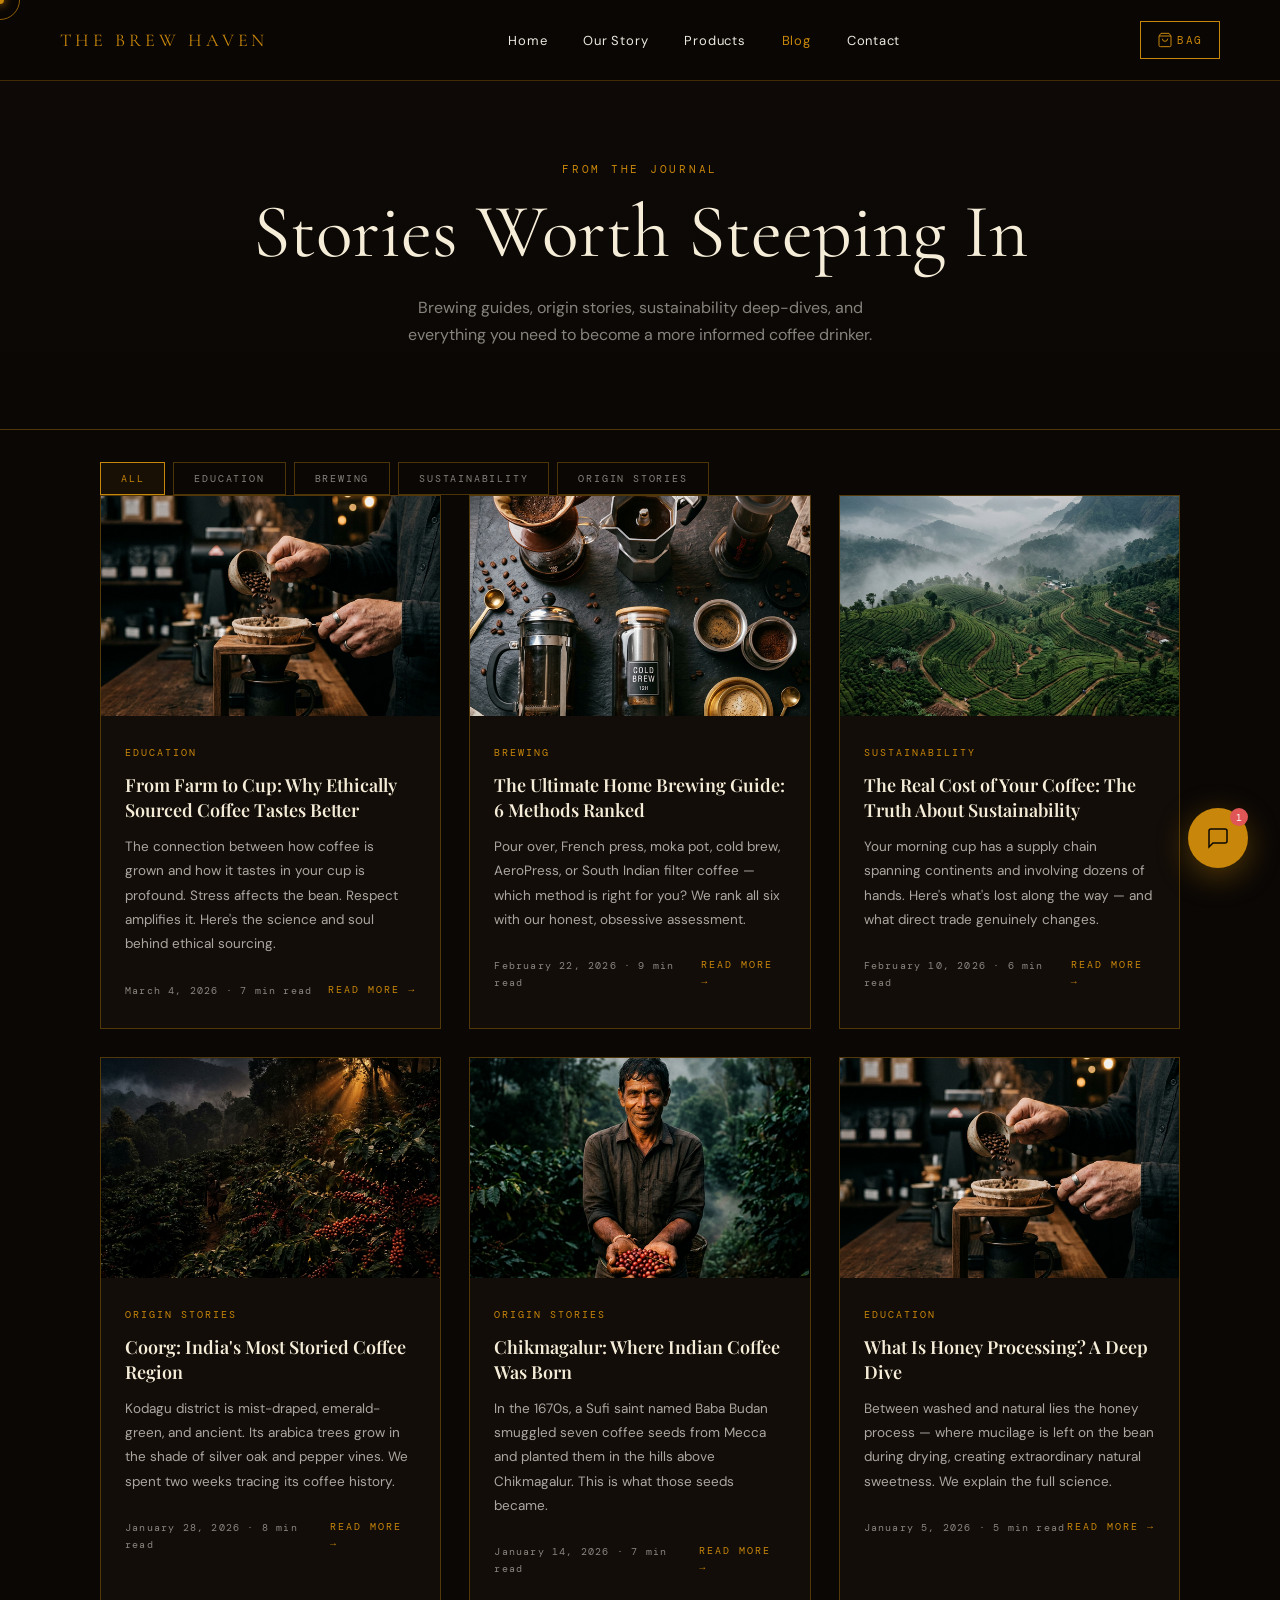
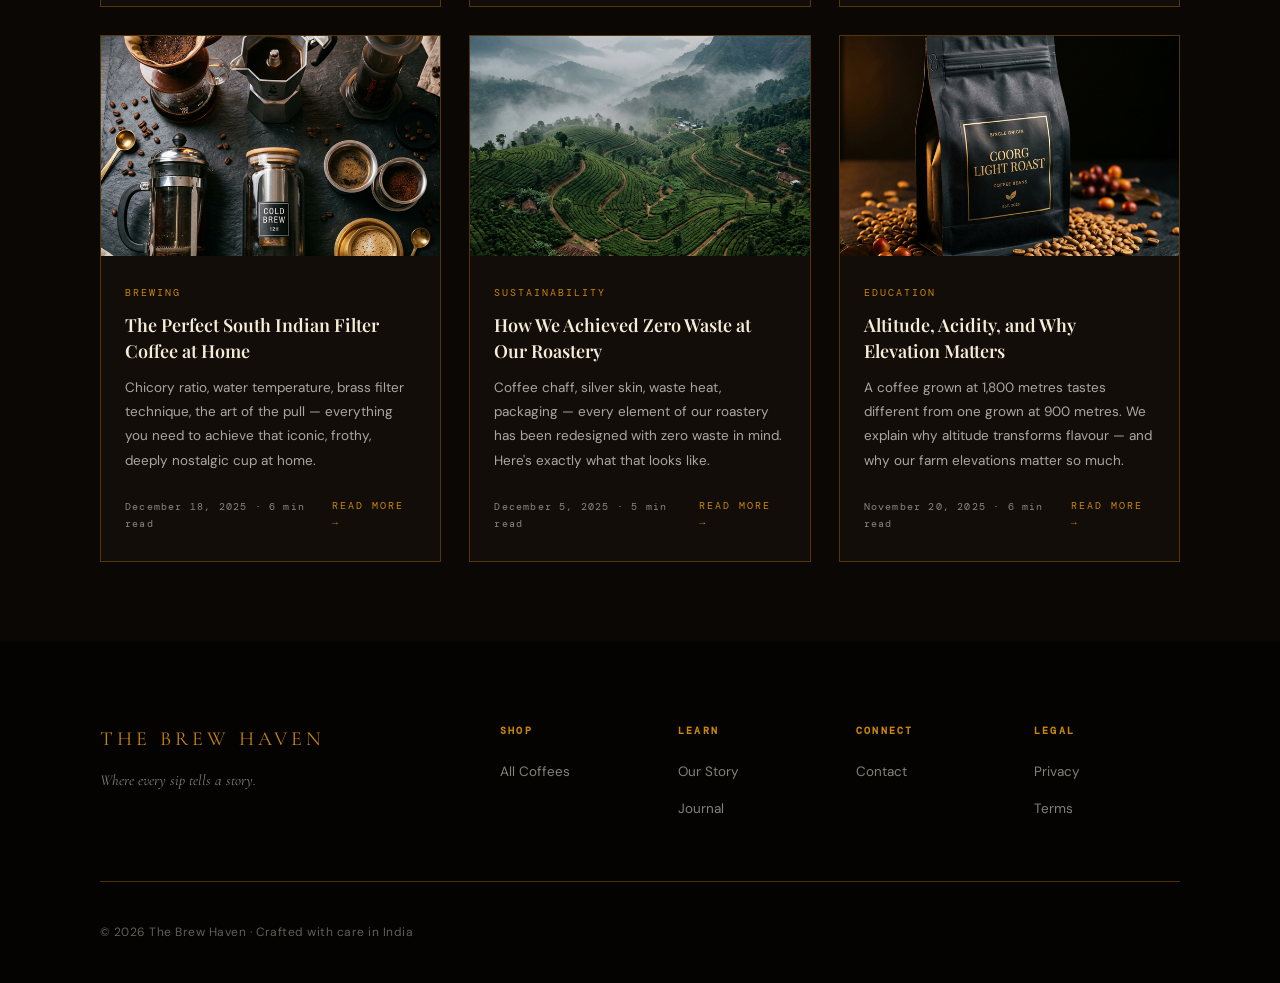
<file: pages/blog.html>
<!DOCTYPE html>
<html lang="en">

<head>
    <meta charset="UTF-8" />
    <meta name="viewport" content="width=device-width, initial-scale=1.0" />

    <!-- Primary SEO -->
    <title>Coffee Blog | Brewing Guides, Origin Stories &amp; Sustainability | The Brew Haven Journal</title>
    <meta name="description"
        content="The Brew Haven Journal — home brewing guides (pour over, French press, filter coffee), single-origin coffee stories from Coorg &amp; Chikmagalur, and sustainability deep-dives. Learn to brew specialty coffee at home." />
    <meta name="keywords"
        content="coffee brewing guide india, pour over guide, south indian filter coffee recipe, coorg coffee origin story, chikmagalur coffee history, honey process what is it, specialty coffee blog india, cold brew recipe" />
    <link rel="canonical" href="https://www.brewhaven.in/pages/blog.html" />

    <!-- Open Graph -->
    <meta property="og:type" content="website" />
    <meta property="og:url" content="https://www.brewhaven.in/pages/blog.html" />
    <meta property="og:site_name" content="The Brew Haven" />
    <meta property="og:title" content="Coffee Blog | Brewing Guides &amp; Origin Stories | The Brew Haven Journal" />
    <meta property="og:description"
        content="Brewing guides, origin stories, and sustainability deep-dives. Everything about Indian specialty coffee from Coorg &amp; Chikmagalur." />
    <meta property="og:image" content="https://www.brewhaven.in/assets/images/blog-1.png" />
    <meta property="og:locale" content="en_IN" />

    <!-- Twitter Card -->
    <meta name="twitter:card" content="summary_large_image" />
    <meta name="twitter:title" content="Coffee Blog | Brewing Guides &amp; Origin Stories | The Brew Haven" />
    <meta name="twitter:description"
        content="Brewing guides, origin stories from Coorg &amp; Chikmagalur, and sustainability deep-dives on Indian specialty coffee." />
    <meta name="twitter:image" content="https://www.brewhaven.in/assets/images/blog-1.png" />

    <!-- JSON-LD: BreadcrumbList -->
    <script type="application/ld+json">
    {
      "@context": "https://schema.org",
      "@type": "BreadcrumbList",
      "itemListElement": [
        { "@type": "ListItem", "position": 1, "name": "Home", "item": "https://www.brewhaven.in/" },
        { "@type": "ListItem", "position": 2, "name": "Journal", "item": "https://www.brewhaven.in/pages/blog.html" }
      ]
    }
    </script>

    <!-- JSON-LD: Blog -->
    <script type="application/ld+json">
    {
      "@context": "https://schema.org",
      "@type": "Blog",
      "name": "The Brew Haven Journal",
      "url": "https://www.brewhaven.in/pages/blog.html",
      "description": "Brewing guides, origin stories from Coorg and Chikmagalur, and sustainability deep-dives about Indian specialty coffee.",
      "publisher": {
        "@type": "Organization",
        "name": "The Brew Haven",
        "url": "https://www.brewhaven.in"
      },
      "blogPost": [
        { "@type": "BlogPosting", "headline": "From Farm to Cup: Why Ethically Sourced Coffee Tastes Better", "datePublished": "2026-03-04", "author": { "@type": "Organization", "name": "The Brew Haven" } },
        { "@type": "BlogPosting", "headline": "The Ultimate Home Brewing Guide: 6 Methods Ranked", "datePublished": "2026-02-22", "author": { "@type": "Organization", "name": "The Brew Haven" } },
        { "@type": "BlogPosting", "headline": "The Real Cost of Your Coffee: The Truth About Sustainability", "datePublished": "2026-02-10", "author": { "@type": "Organization", "name": "The Brew Haven" } },
        { "@type": "BlogPosting", "headline": "Coorg: India's Most Storied Coffee Region", "datePublished": "2026-01-28", "author": { "@type": "Organization", "name": "The Brew Haven" } },
        { "@type": "BlogPosting", "headline": "Chikmagalur: Where Indian Coffee Was Born", "datePublished": "2026-01-14", "author": { "@type": "Organization", "name": "The Brew Haven" } }
      ]
    }
    </script>

    <link rel="preconnect" href="https://fonts.googleapis.com" />
    <link rel="preconnect" href="https://fonts.gstatic.com" crossorigin />
    <link
        href="https://fonts.googleapis.com/css2?family=Cormorant+Garamond:ital,wght@0,300;0,400;0,500;1,300;1,400&family=Playfair+Display:ital,wght@0,400;0,600;1,400&family=DM+Sans:ital,wght@0,300;0,400;0,500;1,300&family=DM+Mono:wght@300;400&display=swap"
        rel="stylesheet" />
    <link rel="stylesheet" href="../style.css" />
</head>

<body>
    <div class="page-overlay">
        <div class="overlay-left"></div>
        <div class="overlay-right"></div>
    </div>
    <div class="cursor-dot" id="cursorDot"></div>
    <div class="cursor-ring" id="cursorRing"><span class="cursor-label">EXPLORE</span></div>

    <nav class="navbar scrolled" id="navbar">
        <div class="nav-inner">
            <a href="../index.html" class="nav-logo">THE BREW HAVEN</a>
            <ul class="nav-links">
                <li><a href="../index.html" class="nav-link">Home</a></li>
                <li><a href="story.html" class="nav-link">Our Story</a></li>
                <li><a href="shop.html" class="nav-link">Products</a></li>
                <li><a href="blog.html" class="nav-link" style="color:var(--accent)">Blog</a></li>
                <li><a href="contact.html" class="nav-link">Contact</a></li>
            </ul>
            <div style="display:flex;gap:12px;align-items:center">
                <button class="nav-cart-btn" id="cartIconBtn" aria-label="Open cart">
                    <svg width="16" height="16" viewBox="0 0 24 24" fill="none" stroke="currentColor"
                        stroke-width="1.5">
                        <path d="M6 2L3 6v14a2 2 0 002 2h14a2 2 0 002-2V6l-3-4zM3 6h18M16 10a4 4 0 01-8 0" />
                    </svg>
                    BAG<span class="cart-badge">0</span>
                </button>
                <button class="hamburger" id="hamburger"
                    aria-label="Open menu"><span></span><span></span><span></span></button>
            </div>
        </div>
        <div class="mobile-menu" id="mobileMenu">
            <ul class="mobile-links">
                <li><a href="../index.html" class="mobile-link">Home</a></li>
                <li><a href="story.html" class="mobile-link">Our Story</a></li>
                <li><a href="shop.html" class="mobile-link">Products</a></li>
                <li><a href="blog.html" class="mobile-link">Blog</a></li>
                <li><a href="contact.html" class="mobile-link">Contact</a></li>
            </ul>
        </div>
    </nav>

    <!-- PAGE HERO -->
    <div class="page-hero">
        <div class="container">
            <p class="section-label page-hero-label reveal-up">FROM THE JOURNAL</p>
            <h1 class="page-hero-title reveal-up">Stories Worth Steeping In</h1>
            <p class="page-hero-sub reveal-up">Brewing guides, origin stories, sustainability deep-dives, and everything
                you need to become a more informed coffee drinker.</p>
        </div>
    </div>

    <!-- BLOG GRID -->
    <main class="container" style="padding-top:0;">

        <!-- Category filter -->
        <div class="shop-controls">
            <div class="shop-controls-inner" style="justify-content:flex-start;">
                <div class="shop-filters" id="blogFilters">
                    <button class="filter-btn active" data-filter="all">All</button>
                    <button class="filter-btn" data-filter="education">Education</button>
                    <button class="filter-btn" data-filter="brewing">Brewing</button>
                    <button class="filter-btn" data-filter="sustainability">Sustainability</button>
                    <button class="filter-btn" data-filter="origin">Origin Stories</button>
                </div>
            </div>
        </div>

        <div class="blog-page-grid" id="blogGrid">
        </div>
    </main>

    <footer class="footer">
        <div class="container">
            <div class="footer-top">
                <div class="footer-brand">
                    <p class="footer-logo">THE BREW HAVEN</p>
                    <p class="footer-tagline">Where every sip tells a story.</p>
                </div>
                <div class="footer-cols">
                    <div class="footer-col">
                        <h5 class="footer-col-title">Shop</h5>
                        <ul>
                            <li><a href="shop.html">All Coffees</a></li>
                        </ul>
                    </div>
                    <div class="footer-col">
                        <h5 class="footer-col-title">Learn</h5>
                        <ul>
                            <li><a href="story.html">Our Story</a></li>
                            <li><a href="blog.html">Journal</a></li>
                        </ul>
                    </div>
                    <div class="footer-col">
                        <h5 class="footer-col-title">Connect</h5>
                        <ul>
                            <li><a href="contact.html">Contact</a></li>
                        </ul>
                    </div>
                    <div class="footer-col">
                        <h5 class="footer-col-title">Legal</h5>
                        <ul>
                            <li><a href="#">Privacy</a></li>
                            <li><a href="#">Terms</a></li>
                        </ul>
                    </div>
                </div>
            </div>
            <div class="footer-bottom">
                <p class="footer-copy">© 2026 The Brew Haven · Crafted with care in India</p>
            </div>
        </div>
    </footer>

    <script src="../js/products.js"></script>
    <script src="../js/cart.js"></script>
    <script src="../js/chatbot.js"></script>
    <script>
        window.addEventListener('load', () => { setTimeout(() => { document.querySelector('.overlay-left').classList.add('open'); document.querySelector('.overlay-right').classList.add('open'); }, 100); });
        const cursorDot = document.getElementById('cursorDot'), cursorRing = document.getElementById('cursorRing');
        let mouseX = 0, mouseY = 0, ringX = 0, ringY = 0;
        document.addEventListener('mousemove', e => { mouseX = e.clientX; mouseY = e.clientY; cursorDot.style.left = mouseX + 'px'; cursorDot.style.top = mouseY + 'px'; });
        (function lerpRing() { ringX += (mouseX - ringX) * 0.12; ringY += (mouseY - ringY) * 0.12; cursorRing.style.left = ringX + 'px'; cursorRing.style.top = ringY + 'px'; requestAnimationFrame(lerpRing); })();
        document.querySelectorAll('a,button').forEach(el => { el.addEventListener('mouseenter', () => cursorRing.classList.add('hovering')); el.addEventListener('mouseleave', () => cursorRing.classList.remove('hovering')); });
        const hamburger = document.getElementById('hamburger'), mobileMenu = document.getElementById('mobileMenu');
        hamburger.addEventListener('click', () => { const open = hamburger.classList.toggle('is-open'); mobileMenu.classList.toggle('is-open', open); document.body.style.overflow = open ? 'hidden' : ''; });
        document.querySelectorAll('.mobile-link').forEach(l => l.addEventListener('click', () => { hamburger.classList.remove('is-open'); mobileMenu.classList.remove('is-open'); document.body.style.overflow = ''; }));
        const revObs = new IntersectionObserver(entries => { entries.forEach(e => { if (e.isIntersecting) e.target.classList.add('is-visible'); }); }, { threshold: 0.12 });
        document.querySelectorAll('.reveal-up,.reveal-stagger').forEach(el => revObs.observe(el));

        const POSTS = [
            { category: 'education', img: '../assets/images/blog-1.png', tag: 'Education', title: 'From Farm to Cup: Why Ethically Sourced Coffee Tastes Better', excerpt: 'The connection between how coffee is grown and how it tastes in your cup is profound. Stress affects the bean. Respect amplifies it. Here\'s the science and soul behind ethical sourcing.', date: 'March 4, 2026', readTime: '7 min read' },
            { category: 'brewing', img: '../assets/images/blog-2.png', tag: 'Brewing', title: 'The Ultimate Home Brewing Guide: 6 Methods Ranked', excerpt: 'Pour over, French press, moka pot, cold brew, AeroPress, or South Indian filter coffee — which method is right for you? We rank all six with our honest, obsessive assessment.', date: 'February 22, 2026', readTime: '9 min read' },
            { category: 'sustainability', img: '../assets/images/blog-3.png', tag: 'Sustainability', title: 'The Real Cost of Your Coffee: The Truth About Sustainability', excerpt: 'Your morning cup has a supply chain spanning continents and involving dozens of hands. Here\'s what\'s lost along the way — and what direct trade genuinely changes.', date: 'February 10, 2026', readTime: '6 min read' },
            { category: 'origin', img: '../assets/images/hero.png', tag: 'Origin Stories', title: 'Coorg: India\'s Most Storied Coffee Region', excerpt: 'Kodagu district is mist-draped, emerald-green, and ancient. Its arabica trees grow in the shade of silver oak and pepper vines. We spent two weeks tracing its coffee history.', date: 'January 28, 2026', readTime: '8 min read' },
            { category: 'origin', img: '../assets/images/brand-story.png', tag: 'Origin Stories', title: 'Chikmagalur: Where Indian Coffee Was Born', excerpt: 'In the 1670s, a Sufi saint named Baba Budan smuggled seven coffee seeds from Mecca and planted them in the hills above Chikmagalur. This is what those seeds became.', date: 'January 14, 2026', readTime: '7 min read' },
            { category: 'education', img: '../assets/images/blog-1.png', tag: 'Education', title: 'What Is Honey Processing? A Deep Dive', excerpt: 'Between washed and natural lies the honey process — where mucilage is left on the bean during drying, creating extraordinary natural sweetness. We explain the full science.', date: 'January 5, 2026', readTime: '5 min read' },
            { category: 'brewing', img: '../assets/images/blog-2.png', tag: 'Brewing', title: 'The Perfect South Indian Filter Coffee at Home', excerpt: 'Chicory ratio, water temperature, brass filter technique, the art of the pull — everything you need to achieve that iconic, frothy, deeply nostalgic cup at home.', date: 'December 18, 2025', readTime: '6 min read' },
            { category: 'sustainability', img: '../assets/images/blog-3.png', tag: 'Sustainability', title: 'How We Achieved Zero Waste at Our Roastery', excerpt: 'Coffee chaff, silver skin, waste heat, packaging — every element of our roastery has been redesigned with zero waste in mind. Here\'s exactly what that looks like.', date: 'December 5, 2025', readTime: '5 min read' },
            { category: 'education', img: '../assets/images/prod-coorg-light.png', tag: 'Education', title: 'Altitude, Acidity, and Why Elevation Matters', excerpt: 'A coffee grown at 1,800 metres tastes different from one grown at 900 metres. We explain why altitude transforms flavour — and why our farm elevations matter so much.', date: 'November 20, 2025', readTime: '6 min read' },
        ];

        let currentFilter = 'all';
        function renderBlog() {
            const grid = document.getElementById('blogGrid');
            const filtered = currentFilter === 'all' ? POSTS : POSTS.filter(p => p.category === currentFilter);
            grid.innerHTML = filtered.map((p, i) => `
        <article class="blog-card reveal-stagger" style="--delay:${i * 0.07}s">
          <div class="blog-img-wrap"><img src="${p.img}" alt="${p.title}" class="blog-img" loading="lazy"/><div class="blog-img-overlay"></div></div>
          <div class="blog-content">
            <span class="blog-tag">${p.tag}</span>
            <h2 class="blog-title">${p.title}</h2>
            <p class="blog-excerpt">${p.excerpt}</p>
            <div style="display:flex;align-items:center;justify-content:space-between;margin-top:12px;">
              <span style="font-family:var(--font-mono);font-size:10px;color:var(--text-muted);letter-spacing:0.12em;">${p.date} · ${p.readTime}</span>
              <a href="#" class="blog-read">READ MORE →</a>
            </div>
          </div>
        </article>
      `).join('');
            grid.querySelectorAll('.reveal-stagger').forEach(el => revObs.observe(el));
        }
        document.getElementById('blogFilters').querySelectorAll('.filter-btn').forEach(btn => {
            btn.addEventListener('click', () => {
                document.querySelectorAll('.filter-btn').forEach(b => b.classList.remove('active'));
                btn.classList.add('active');
                currentFilter = btn.dataset.filter;
                renderBlog();
            });
        });
        renderBlog();
    </script>
</body>

</html>
</file>
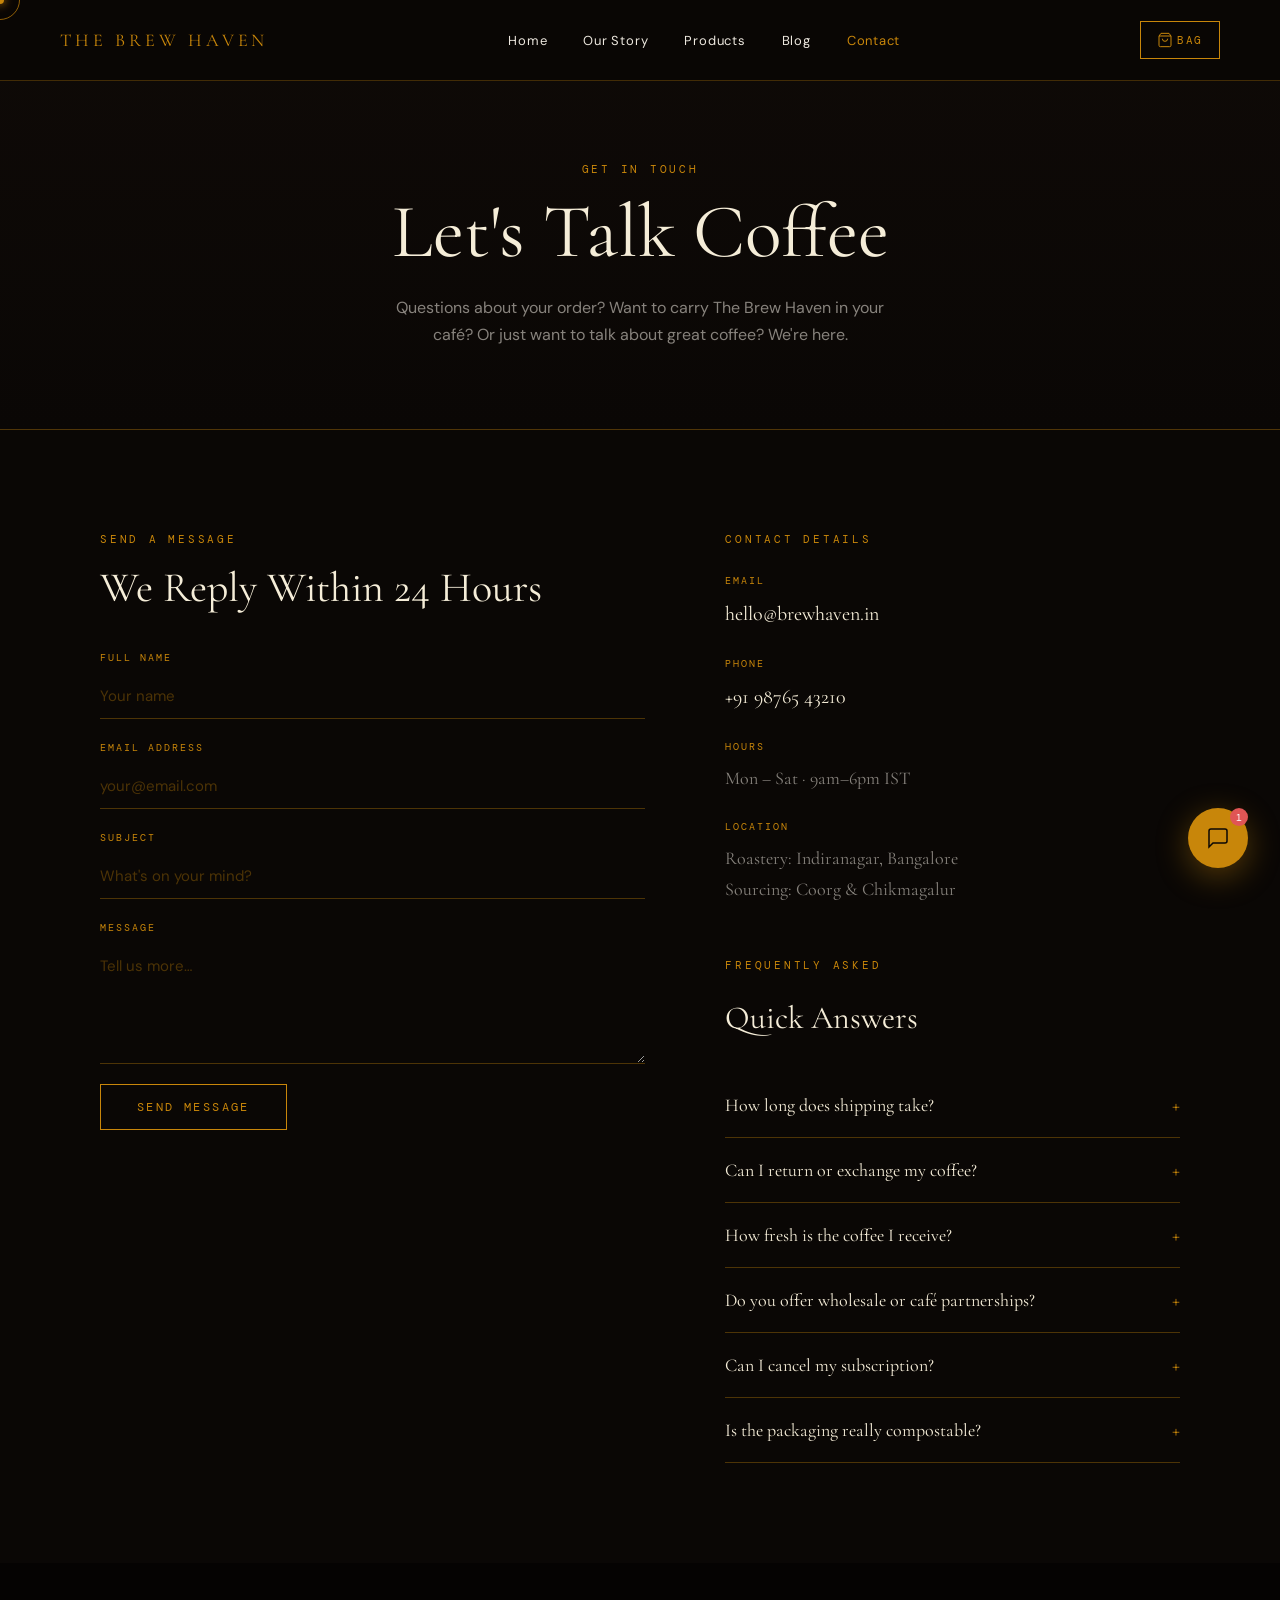
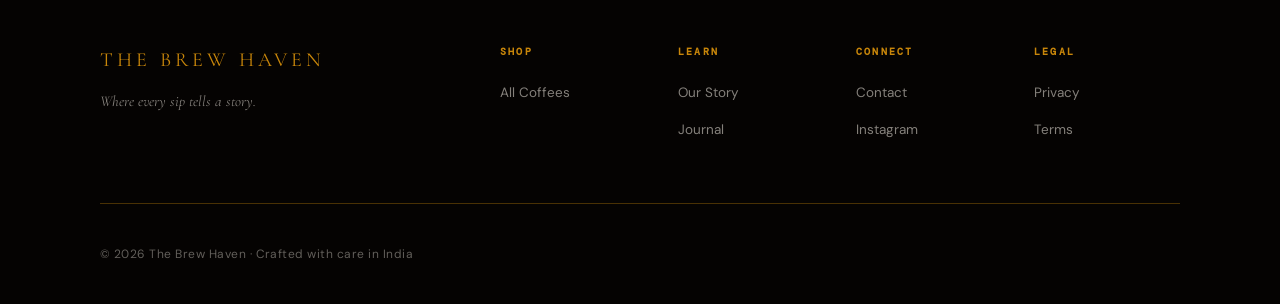
<file: pages/contact.html>
<!DOCTYPE html>
<html lang="en">

<head>
    <meta charset="UTF-8" />
    <meta name="viewport" content="width=device-width, initial-scale=1.0" />

    <!-- Primary SEO -->
    <title>Contact Us | The Brew Haven — hello@brewhaven.in · Bangalore Specialty Coffee Roastery</title>
    <meta name="description"
        content="Contact The Brew Haven for order queries, wholesale café partnerships, farm collaborations, or just great coffee conversation. Email: hello@brewhaven.in. We reply within 24 hours." />
    <meta name="keywords"
        content="contact the brew haven, specialty coffee wholesale india, cafe partnership coffee india, coorg coffee roastery contact, buy coffee bulk india, brewhaven email phone" />
    <link rel="canonical" href="https://www.brewhaven.in/pages/contact.html" />

    <!-- Open Graph -->
    <meta property="og:type" content="website" />
    <meta property="og:url" content="https://www.brewhaven.in/pages/contact.html" />
    <meta property="og:site_name" content="The Brew Haven" />
    <meta property="og:title" content="Contact The Brew Haven | Specialty Coffee Roastery, Bangalore" />
    <meta property="og:description"
        content="Questions about your order? Wholesale enquiry? Or just want to talk coffee? We're here. hello@brewhaven.in" />
    <meta property="og:image" content="https://www.brewhaven.in/assets/images/hero.png" />
    <meta property="og:locale" content="en_IN" />

    <!-- Twitter Card -->
    <meta name="twitter:card" content="summary_large_image" />
    <meta name="twitter:title" content="Contact The Brew Haven | Specialty Coffee Roastery" />
    <meta name="twitter:description"
        content="Order queries, wholesale partnerships, or coffee conversations — hello@brewhaven.in. We reply in 24 hrs." />
    <meta name="twitter:image" content="https://www.brewhaven.in/assets/images/hero.png" />

    <!-- JSON-LD: BreadcrumbList -->
    <script type="application/ld+json">
    {
      "@context": "https://schema.org",
      "@type": "BreadcrumbList",
      "itemListElement": [
        { "@type": "ListItem", "position": 1, "name": "Home", "item": "https://www.brewhaven.in/" },
        { "@type": "ListItem", "position": 2, "name": "Contact", "item": "https://www.brewhaven.in/pages/contact.html" }
      ]
    }
    </script>

    <!-- JSON-LD: LocalBusiness -->
    <script type="application/ld+json">
    {
      "@context": "https://schema.org",
      "@type": "LocalBusiness",
      "name": "The Brew Haven",
      "url": "https://www.brewhaven.in",
      "telephone": "+91-98765-43210",
      "email": "hello@brewhaven.in",
      "description": "Specialty coffee roastery sourcing single-origin beans directly from farms in Coorg and Chikmagalur. Small-batch, zero-waste roasting in Bangalore.",
      "address": {
        "@type": "PostalAddress",
        "streetAddress": "Indiranagar",
        "addressLocality": "Bangalore",
        "addressRegion": "Karnataka",
        "postalCode": "560038",
        "addressCountry": "IN"
      },
      "openingHoursSpecification": {
        "@type": "OpeningHoursSpecification",
        "dayOfWeek": ["Monday","Tuesday","Wednesday","Thursday","Friday","Saturday"],
        "opens": "09:00",
        "closes": "18:00"
      },
      "priceRange": "₹₹",
      "servesCuisine": "Coffee"
    }
    </script>

    <!-- JSON-LD: FAQPage -->
    <script type="application/ld+json">
    {
      "@context": "https://schema.org",
      "@type": "FAQPage",
      "mainEntity": [
        {
          "@type": "Question",
          "name": "How long does shipping take?",
          "acceptedAnswer": { "@type": "Answer", "text": "Standard delivery is 3–5 business days across India. Express (1–2 days) is available at ₹99 extra. All orders above ₹999 ship free. We dispatch within 24 hours of your order being placed." }
        },
        {
          "@type": "Question",
          "name": "Can I return or exchange my coffee?",
          "acceptedAnswer": { "@type": "Answer", "text": "Absolutely. If your coffee arrives damaged or doesn't meet your expectations, contact us within 7 days of delivery. We'll send a replacement or issue a full refund — no questions asked." }
        },
        {
          "@type": "Question",
          "name": "How fresh is the coffee I receive?",
          "acceptedAnswer": { "@type": "Answer", "text": "Every bag is roasted within 48 hours of dispatch — never before. We do not hold pre-roasted stock. You receive coffee at its ideal degassing stage: 3–7 days post-roast." }
        },
        {
          "@type": "Question",
          "name": "Do you offer wholesale or café partnerships?",
          "acceptedAnswer": { "@type": "Answer", "text": "Yes! We work with a select number of specialty cafés and restaurants. Please email us at wholesale@brewhaven.in with your details and we'll respond within 48 hours with our wholesale catalogue." }
        },
        {
          "@type": "Question",
          "name": "Can I cancel my subscription?",
          "acceptedAnswer": { "@type": "Answer", "text": "Yes, anytime. Log into your account and cancel with one click. No penalty, no lock-in period. You'll continue receiving your box until the current billing period ends." }
        },
        {
          "@type": "Question",
          "name": "Is the packaging really compostable?",
          "acceptedAnswer": { "@type": "Answer", "text": "Yes. Our bags are made from NatureFlex™ — a plant-based, certified compostable material. They can go directly into your home compost bin. The seals and labels are also compostable." }
        }
      ]
    }
    </script>

    <link rel="preconnect" href="https://fonts.googleapis.com" />
    <link rel="preconnect" href="https://fonts.gstatic.com" crossorigin />
    <link
        href="https://fonts.googleapis.com/css2?family=Cormorant+Garamond:ital,wght@0,300;0,400;0,500;1,300;1,400&family=Playfair+Display:ital,wght@0,400;0,600;1,400&family=DM+Sans:ital,wght@0,300;0,400;0,500;1,300&family=DM+Mono:wght@300;400&display=swap"
        rel="stylesheet" />
    <link rel="stylesheet" href="../style.css" />
</head>

<body>
    <div class="page-overlay">
        <div class="overlay-left"></div>
        <div class="overlay-right"></div>
    </div>
    <div class="cursor-dot" id="cursorDot"></div>
    <div class="cursor-ring" id="cursorRing"><span class="cursor-label">EXPLORE</span></div>

    <nav class="navbar scrolled" id="navbar">
        <div class="nav-inner">
            <a href="../index.html" class="nav-logo">THE BREW HAVEN</a>
            <ul class="nav-links">
                <li><a href="../index.html" class="nav-link">Home</a></li>
                <li><a href="story.html" class="nav-link">Our Story</a></li>
                <li><a href="shop.html" class="nav-link">Products</a></li>
                <li><a href="blog.html" class="nav-link">Blog</a></li>
                <li><a href="contact.html" class="nav-link" style="color:var(--accent)">Contact</a></li>
            </ul>
            <div style="display:flex;gap:12px;align-items:center">
                <button class="nav-cart-btn" id="cartIconBtn" aria-label="Open cart">
                    <svg width="16" height="16" viewBox="0 0 24 24" fill="none" stroke="currentColor"
                        stroke-width="1.5">
                        <path d="M6 2L3 6v14a2 2 0 002 2h14a2 2 0 002-2V6l-3-4zM3 6h18M16 10a4 4 0 01-8 0" />
                    </svg>
                    BAG<span class="cart-badge">0</span>
                </button>
                <button class="hamburger" id="hamburger"
                    aria-label="Open menu"><span></span><span></span><span></span></button>
            </div>
        </div>
        <div class="mobile-menu" id="mobileMenu">
            <ul class="mobile-links">
                <li><a href="../index.html" class="mobile-link">Home</a></li>
                <li><a href="story.html" class="mobile-link">Our Story</a></li>
                <li><a href="shop.html" class="mobile-link">Products</a></li>
                <li><a href="blog.html" class="mobile-link">Blog</a></li>
                <li><a href="contact.html" class="mobile-link">Contact</a></li>
            </ul>
        </div>
    </nav>

    <!-- PAGE HERO -->
    <div class="page-hero">
        <div class="container">
            <p class="section-label page-hero-label reveal-up">GET IN TOUCH</p>
            <h1 class="page-hero-title reveal-up">Let's Talk Coffee</h1>
            <p class="page-hero-sub reveal-up">Questions about your order? Want to carry The Brew Haven in your café? Or
                just want to talk about great coffee? We're here.</p>
        </div>
    </div>

    <!-- CONTACT SECTION -->
    <section class="inner-section">
        <div class="container">
            <div class="contact-grid">
                <!-- Contact Form -->
                <div>
                    <p class="section-label reveal-up">SEND A MESSAGE</p>
                    <h2 class="section-title reveal-up" style="font-size:clamp(28px,3.5vw,42px);margin-bottom:36px;">We
                        Reply Within 24 Hours</h2>
                    <form class="contact-form" id="contactForm" novalidate>
                        <div class="form-group reveal-stagger" style="--delay:0s">
                            <label class="form-label" for="contactName">Full Name</label>
                            <input type="text" id="contactName" class="form-input" placeholder="Your name" required />
                        </div>
                        <div class="form-group reveal-stagger" style="--delay:0.07s">
                            <label class="form-label" for="contactEmail">Email Address</label>
                            <input type="email" id="contactEmail" class="form-input" placeholder="your@email.com"
                                required />
                        </div>
                        <div class="form-group reveal-stagger" style="--delay:0.14s">
                            <label class="form-label" for="contactSubject">Subject</label>
                            <input type="text" id="contactSubject" class="form-input" placeholder="What's on your mind?"
                                required />
                        </div>
                        <div class="form-group reveal-stagger" style="--delay:0.21s">
                            <label class="form-label" for="contactMsg">Message</label>
                            <textarea id="contactMsg" class="form-textarea" placeholder="Tell us more…"
                                required></textarea>
                        </div>
                        <button type="submit" class="btn-outline form-submit reveal-stagger" style="--delay:0.28s">SEND
                            MESSAGE</button>
                        <p id="contactSuccess"
                            style="display:none;font-family:var(--font-display);font-size:18px;font-style:italic;color:var(--accent);margin-top:12px;">
                            ☕ Thank you! We'll be in touch within 24 hours.</p>
                    </form>
                </div>

                <!-- Info + FAQ -->
                <div>
                    <div style="margin-bottom:52px;">
                        <p class="section-label reveal-up">CONTACT DETAILS</p>
                        <div style="display:flex;flex-direction:column;gap:24px;margin-top:24px;">
                            <div class="reveal-stagger" style="--delay:0s">
                                <p class="form-label" style="margin-bottom:8px;">Email</p>
                                <a href="mailto:hello@brewhaven.in"
                                    style="font-family:var(--font-display);font-size:20px;color:var(--highlight);transition:color 0.2s;"
                                    onmouseenter="this.style.color='var(--accent)'"
                                    onmouseleave="this.style.color='var(--highlight)'">hello@brewhaven.in</a>
                            </div>
                            <div class="reveal-stagger" style="--delay:0.1s">
                                <p class="form-label" style="margin-bottom:8px;">Phone</p>
                                <a href="tel:+919876543210"
                                    style="font-family:var(--font-display);font-size:20px;color:var(--highlight);">+91
                                    98765 43210</a>
                            </div>
                            <div class="reveal-stagger" style="--delay:0.2s">
                                <p class="form-label" style="margin-bottom:8px;">Hours</p>
                                <p style="font-family:var(--font-display);font-size:18px;color:var(--text-muted);">Mon –
                                    Sat · 9am–6pm IST</p>
                            </div>
                            <div class="reveal-stagger" style="--delay:0.3s">
                                <p class="form-label" style="margin-bottom:8px;">Location</p>
                                <p style="font-family:var(--font-display);font-size:18px;color:var(--text-muted);">
                                    Roastery: Indiranagar, Bangalore<br />Sourcing: Coorg & Chikmagalur</p>
                            </div>
                        </div>
                    </div>

                    <div>
                        <p class="section-label reveal-up">FREQUENTLY ASKED</p>
                        <h3 style="font-family:var(--font-display);font-size:32px;color:var(--highlight);margin-bottom:28px;font-weight:400;"
                            class="reveal-up">Quick Answers</h3>
                        <div class="faq-list reveal-up">
                            <div class="faq-item">
                                <button class="faq-question">How long does shipping take? <span
                                        class="faq-icon">+</span></button>
                                <div class="faq-answer">
                                    <p>Standard delivery is 3–5 business days across India. Express (1–2 days) is
                                        available at ₹99 extra. All orders above ₹999 ship free. We dispatch within 24
                                        hours of your order being placed.</p>
                                </div>
                            </div>
                            <div class="faq-item">
                                <button class="faq-question">Can I return or exchange my coffee? <span
                                        class="faq-icon">+</span></button>
                                <div class="faq-answer">
                                    <p>Absolutely. If your coffee arrives damaged or doesn't meet your expectations,
                                        contact us within 7 days of delivery. We'll send a replacement or issue a full
                                        refund — no questions asked.</p>
                                </div>
                            </div>
                            <div class="faq-item">
                                <button class="faq-question">How fresh is the coffee I receive? <span
                                        class="faq-icon">+</span></button>
                                <div class="faq-answer">
                                    <p>Every bag is roasted within 48 hours of dispatch — never before. We do not hold
                                        pre-roasted stock. You receive coffee at its ideal degassing stage: 3–7 days
                                        post-roast.</p>
                                </div>
                            </div>
                            <div class="faq-item">
                                <button class="faq-question">Do you offer wholesale or café partnerships? <span
                                        class="faq-icon">+</span></button>
                                <div class="faq-answer">
                                    <p>Yes! We work with a select number of specialty cafés and restaurants. Please
                                        email us at wholesale@brewhaven.in with your details and we'll respond within 48
                                        hours with our wholesale catalogue.</p>
                                </div>
                            </div>
                            <div class="faq-item">
                                <button class="faq-question">Can I cancel my subscription? <span
                                        class="faq-icon">+</span></button>
                                <div class="faq-answer">
                                    <p>Yes, anytime. Log into your account and cancel with one click. No penalty, no
                                        lock-in period. You'll continue receiving your box until the current billing
                                        period ends.</p>
                                </div>
                            </div>
                            <div class="faq-item">
                                <button class="faq-question">Is the packaging really compostable? <span
                                        class="faq-icon">+</span></button>
                                <div class="faq-answer">
                                    <p>Yes. Our bags are made from NatureFlex™ — a plant-based, certified compostable
                                        material. They can go directly into your home compost bin. The seals and labels
                                        are also compostable.</p>
                                </div>
                            </div>
                        </div>
                    </div>
                </div>
            </div>
        </div>
    </section>

    <footer class="footer">
        <div class="container">
            <div class="footer-top">
                <div class="footer-brand">
                    <p class="footer-logo">THE BREW HAVEN</p>
                    <p class="footer-tagline">Where every sip tells a story.</p>
                </div>
                <div class="footer-cols">
                    <div class="footer-col">
                        <h5 class="footer-col-title">Shop</h5>
                        <ul>
                            <li><a href="shop.html">All Coffees</a></li>
                        </ul>
                    </div>
                    <div class="footer-col">
                        <h5 class="footer-col-title">Learn</h5>
                        <ul>
                            <li><a href="story.html">Our Story</a></li>
                            <li><a href="blog.html">Journal</a></li>
                        </ul>
                    </div>
                    <div class="footer-col">
                        <h5 class="footer-col-title">Connect</h5>
                        <ul>
                            <li><a href="contact.html">Contact</a></li>
                            <li><a href="#">Instagram</a></li>
                        </ul>
                    </div>
                    <div class="footer-col">
                        <h5 class="footer-col-title">Legal</h5>
                        <ul>
                            <li><a href="#">Privacy</a></li>
                            <li><a href="#">Terms</a></li>
                        </ul>
                    </div>
                </div>
            </div>
            <div class="footer-bottom">
                <p class="footer-copy">© 2026 The Brew Haven · Crafted with care in India</p>
            </div>
        </div>
    </footer>

    <script src="../js/products.js"></script>
    <script src="../js/cart.js"></script>
    <script src="../js/chatbot.js"></script>
    <script>
        window.addEventListener('load', () => { setTimeout(() => { document.querySelector('.overlay-left').classList.add('open'); document.querySelector('.overlay-right').classList.add('open'); }, 100); });
        const cursorDot = document.getElementById('cursorDot'), cursorRing = document.getElementById('cursorRing');
        let mouseX = 0, mouseY = 0, ringX = 0, ringY = 0;
        document.addEventListener('mousemove', e => { mouseX = e.clientX; mouseY = e.clientY; cursorDot.style.left = mouseX + 'px'; cursorDot.style.top = mouseY + 'px'; });
        (function lerpRing() { ringX += (mouseX - ringX) * 0.12; ringY += (mouseY - ringY) * 0.12; cursorRing.style.left = ringX + 'px'; cursorRing.style.top = ringY + 'px'; requestAnimationFrame(lerpRing); })();
        document.querySelectorAll('a,button').forEach(el => { el.addEventListener('mouseenter', () => cursorRing.classList.add('hovering')); el.addEventListener('mouseleave', () => cursorRing.classList.remove('hovering')); });
        const hamburger = document.getElementById('hamburger'), mobileMenu = document.getElementById('mobileMenu');
        hamburger.addEventListener('click', () => { const open = hamburger.classList.toggle('is-open'); mobileMenu.classList.toggle('is-open', open); document.body.style.overflow = open ? 'hidden' : ''; });
        document.querySelectorAll('.mobile-link').forEach(l => l.addEventListener('click', () => { hamburger.classList.remove('is-open'); mobileMenu.classList.remove('is-open'); document.body.style.overflow = ''; }));
        const revObs = new IntersectionObserver(entries => { entries.forEach(e => { if (e.isIntersecting) e.target.classList.add('is-visible'); }); }, { threshold: 0.1 });
        document.querySelectorAll('.reveal-up,.reveal-stagger').forEach(el => revObs.observe(el));

        // Contact form
        document.getElementById('contactForm').addEventListener('submit', function (e) {
            e.preventDefault();
            document.querySelector('.form-submit').textContent = '✓ SENT';
            document.getElementById('contactSuccess').style.display = 'block';
            this.querySelectorAll('.form-input,.form-textarea').forEach(el => el.value = '');
        });

        // FAQ accordion
        document.querySelectorAll('.faq-question').forEach(btn => {
            btn.addEventListener('click', () => {
                const item = btn.closest('.faq-item');
                const wasOpen = item.classList.contains('open');
                document.querySelectorAll('.faq-item').forEach(i => i.classList.remove('open'));
                if (!wasOpen) item.classList.add('open');
            });
        });
    </script>
</body>

</html>
</file>
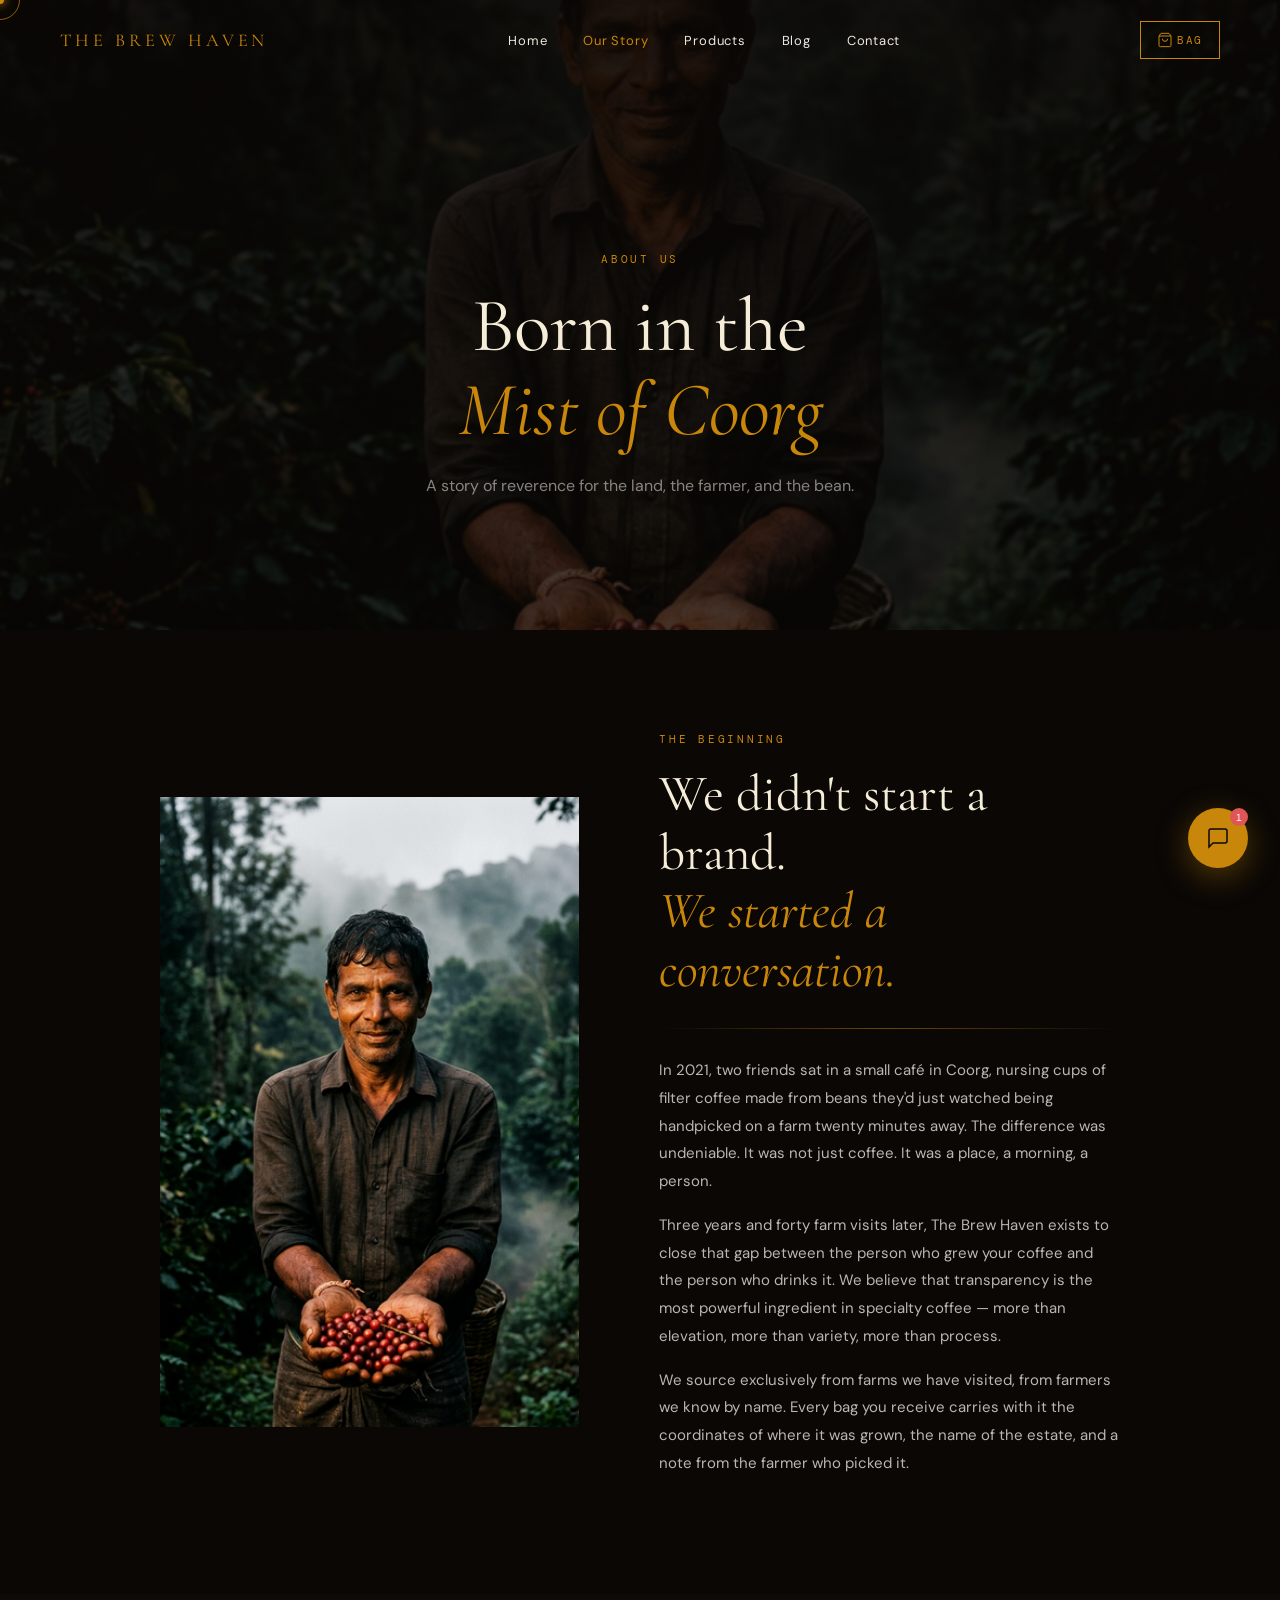
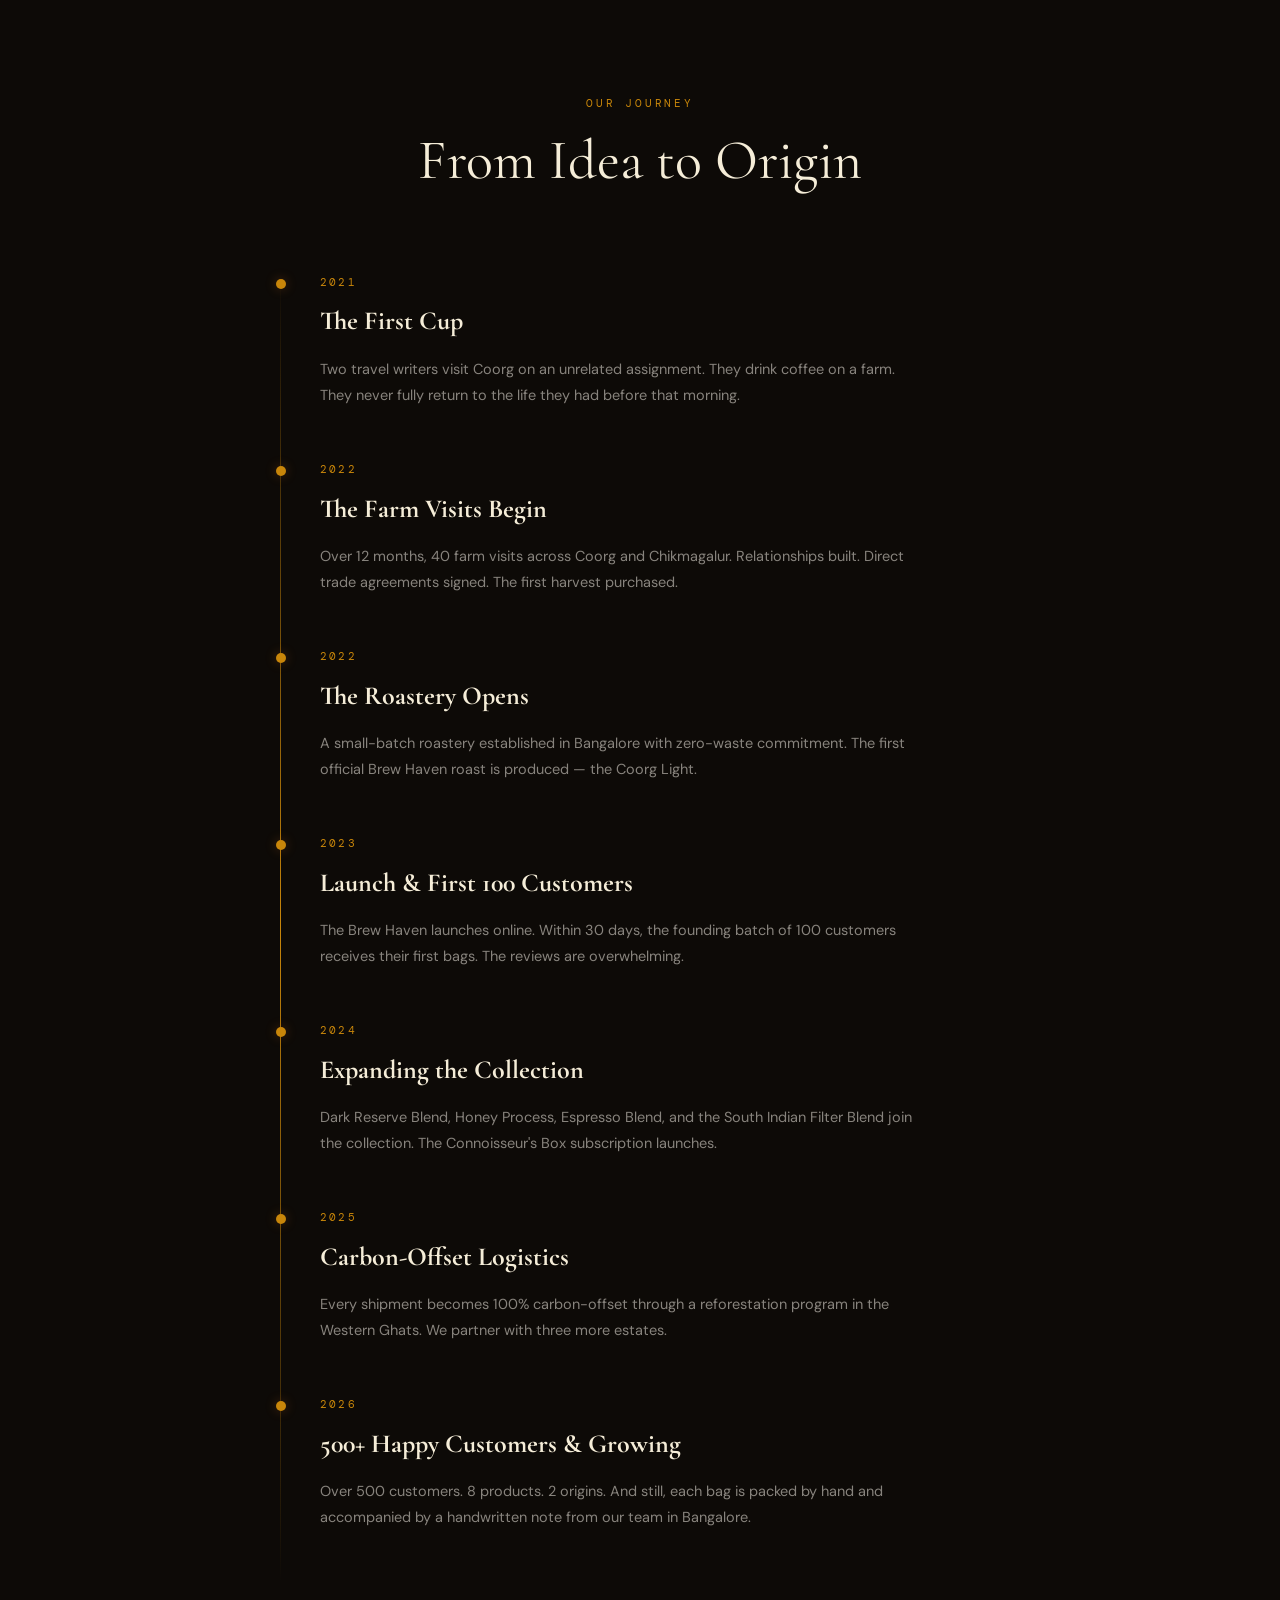
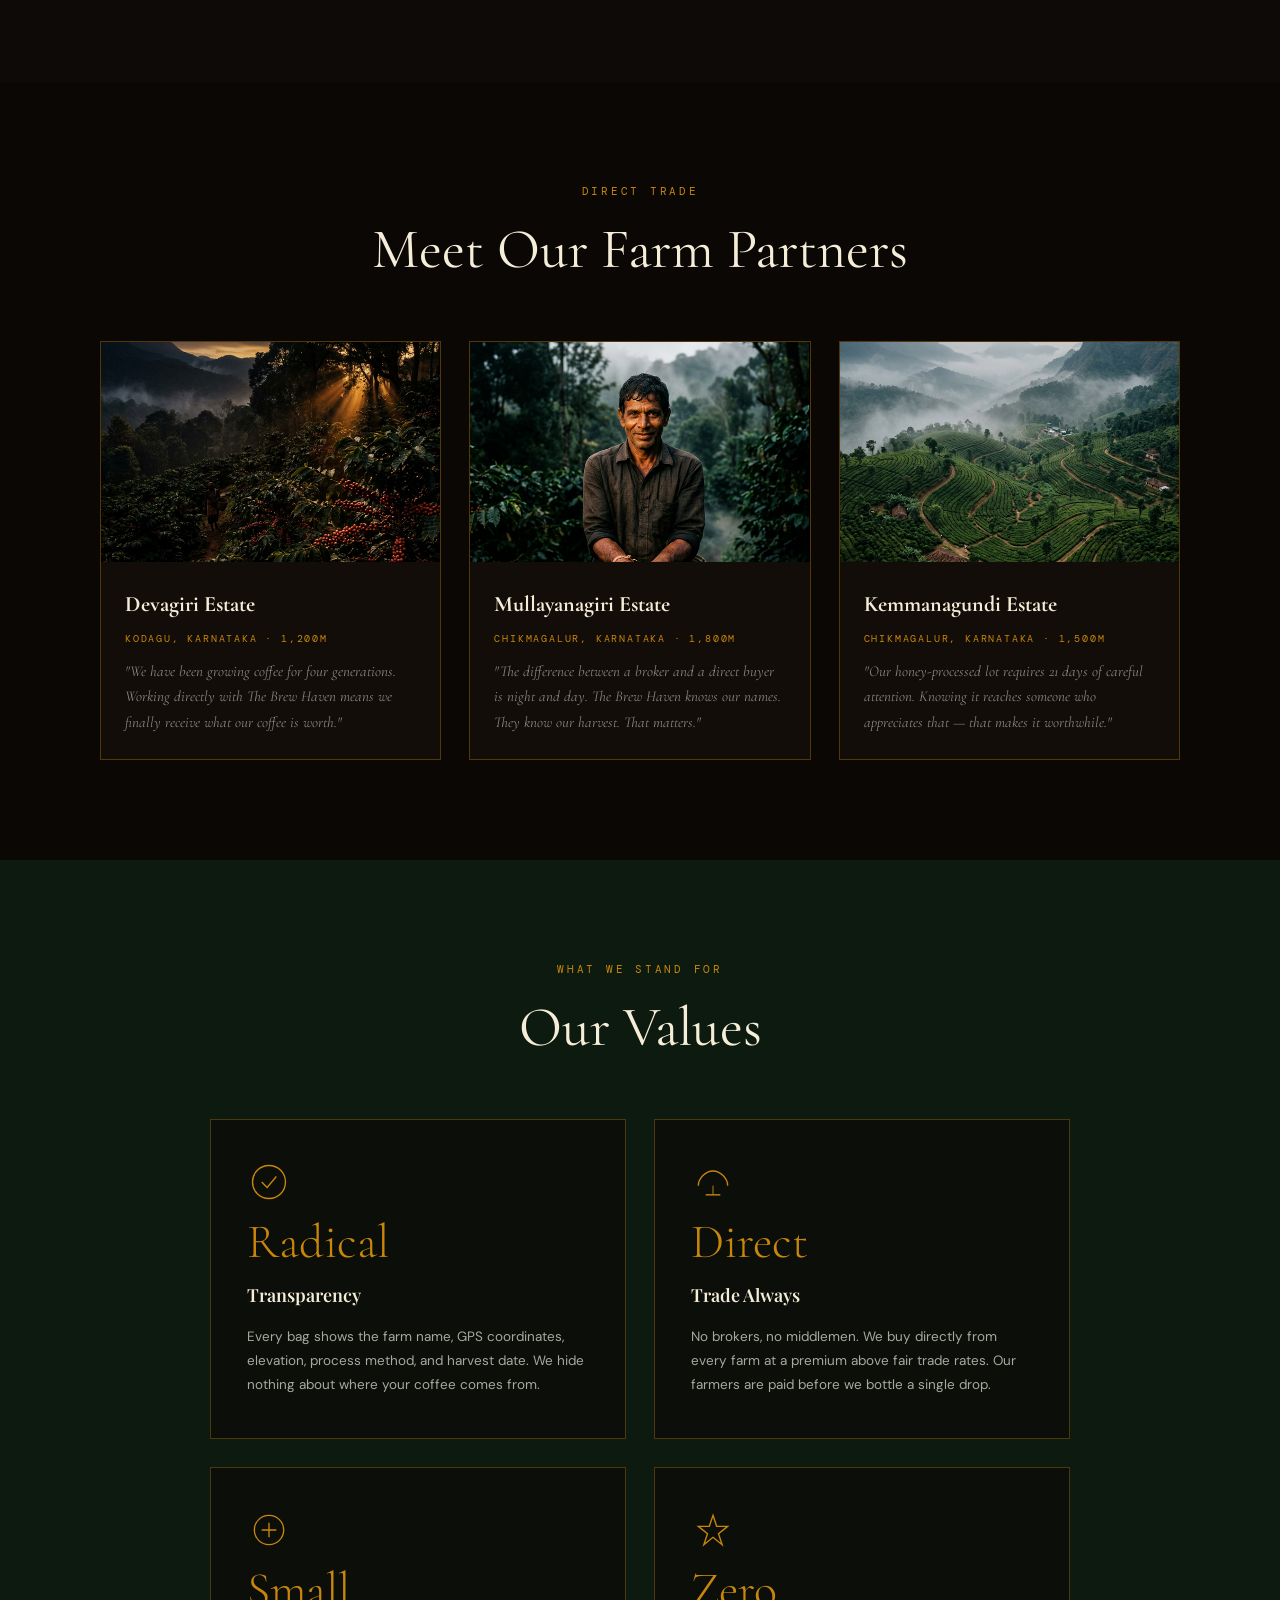
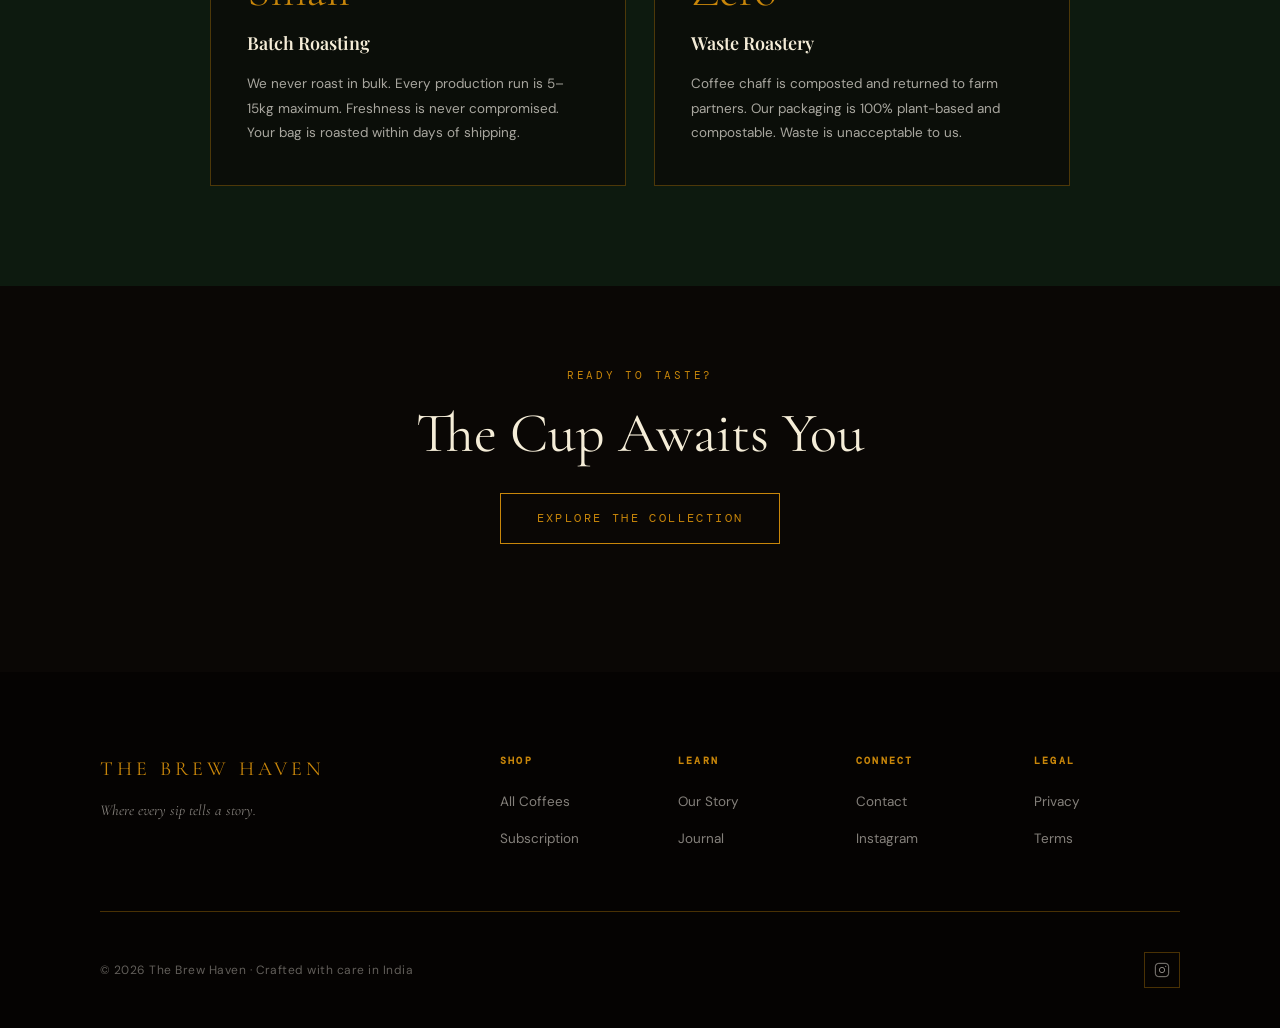
<file: pages/story.html>
<!DOCTYPE html>
<html lang="en">

<head>
    <meta charset="UTF-8" />
    <meta name="viewport" content="width=device-width, initial-scale=1.0" />

    <!-- Primary SEO -->
    <title>Our Story | The Brew Haven — Direct Trade Specialty Coffee from Coorg &amp; Chikmagalur</title>
    <meta name="description"
        content="The story behind The Brew Haven — how two coffee lovers built a direct-trade specialty coffee roastery sourcing single-origin beans from Coorg and Chikmagalur, India. Zero-waste. Farmer-first. Always." />
    <meta name="keywords"
        content="direct trade coffee india story, coorg coffee roastery bangalore, chikmagalur single origin coffee brand, specialty coffee india farmer direct, zero waste coffee roastery" />
    <link rel="canonical" href="https://www.brewhaven.in/pages/story.html" />

    <!-- Open Graph -->
    <meta property="og:type" content="website" />
    <meta property="og:url" content="https://www.brewhaven.in/pages/story.html" />
    <meta property="og:site_name" content="The Brew Haven" />
    <meta property="og:title" content="Our Story | The Brew Haven — Born in the Mist of Coorg" />
    <meta property="og:description"
        content="From a sunrise farm visit in Coorg to becoming India's most transparent specialty coffee roastery. The story of The Brew Haven." />
    <meta property="og:image" content="https://www.brewhaven.in/assets/images/brand-story.png" />
    <meta property="og:locale" content="en_IN" />

    <!-- Twitter Card -->
    <meta name="twitter:card" content="summary_large_image" />
    <meta name="twitter:title" content="Our Story | The Brew Haven — Born in the Mist of Coorg" />
    <meta name="twitter:description"
        content="From a sunrise farm visit in Coorg to India's most transparent specialty coffee roastery." />
    <meta name="twitter:image" content="https://www.brewhaven.in/assets/images/brand-story.png" />

    <!-- JSON-LD: BreadcrumbList -->
    <script type="application/ld+json">
    {
      "@context": "https://schema.org",
      "@type": "BreadcrumbList",
      "itemListElement": [
        { "@type": "ListItem", "position": 1, "name": "Home", "item": "https://www.brewhaven.in/" },
        { "@type": "ListItem", "position": 2, "name": "Our Story", "item": "https://www.brewhaven.in/pages/story.html" }
      ]
    }
    </script>

    <!-- JSON-LD: AboutPage -->
    <script type="application/ld+json">
    {
      "@context": "https://schema.org",
      "@type": "AboutPage",
      "name": "Our Story — The Brew Haven",
      "url": "https://www.brewhaven.in/pages/story.html",
      "description": "The Brew Haven was founded in 2022 by two coffee lovers who visited Coorg farms and set out to build a transparent, direct-trade specialty coffee roastery sourcing from Coorg and Chikmagalur.",
      "about": {
        "@type": "Organization",
        "name": "The Brew Haven",
        "foundingDate": "2022",
        "foundingLocation": "Bangalore, Karnataka, India"
      }
    }
    </script>

    <link rel="preconnect" href="https://fonts.googleapis.com" />
    <link rel="preconnect" href="https://fonts.gstatic.com" crossorigin />
    <link
        href="https://fonts.googleapis.com/css2?family=Cormorant+Garamond:ital,wght@0,300;0,400;0,500;1,300;1,400&family=Playfair+Display:ital,wght@0,400;0,600;1,400&family=DM+Sans:ital,wght@0,300;0,400;0,500;1,300&family=DM+Mono:wght@300;400&display=swap"
        rel="stylesheet" />
    <link rel="stylesheet" href="../style.css" />
</head>

<body>
    <div class="page-overlay">
        <div class="overlay-left"></div>
        <div class="overlay-right"></div>
    </div>
    <div class="cursor-dot" id="cursorDot"></div>
    <div class="cursor-ring" id="cursorRing"><span class="cursor-label">EXPLORE</span></div>

    <nav class="navbar scrolled" id="navbar">
        <div class="nav-inner">
            <a href="../index.html" class="nav-logo">THE BREW HAVEN</a>
            <ul class="nav-links">
                <li><a href="../index.html" class="nav-link">Home</a></li>
                <li><a href="story.html" class="nav-link" style="color:var(--accent)">Our Story</a></li>
                <li><a href="shop.html" class="nav-link">Products</a></li>
                <li><a href="blog.html" class="nav-link">Blog</a></li>
                <li><a href="contact.html" class="nav-link">Contact</a></li>
            </ul>
            <div style="display:flex;gap:12px;align-items:center">
                <button class="nav-cart-btn" id="cartIconBtn" aria-label="Open cart">
                    <svg width="16" height="16" viewBox="0 0 24 24" fill="none" stroke="currentColor"
                        stroke-width="1.5">
                        <path d="M6 2L3 6v14a2 2 0 002 2h14a2 2 0 002-2V6l-3-4zM3 6h18M16 10a4 4 0 01-8 0" />
                    </svg>
                    BAG<span class="cart-badge">0</span>
                </button>
                <button class="hamburger" id="hamburger"
                    aria-label="Open menu"><span></span><span></span><span></span></button>
            </div>
        </div>
        <div class="mobile-menu" id="mobileMenu">
            <ul class="mobile-links">
                <li><a href="../index.html" class="mobile-link">Home</a></li>
                <li><a href="story.html" class="mobile-link">Our Story</a></li>
                <li><a href="shop.html" class="mobile-link">Products</a></li>
                <li><a href="blog.html" class="mobile-link">Blog</a></li>
                <li><a href="contact.html" class="mobile-link">Contact</a></li>
            </ul>
        </div>
    </nav>

    <!-- PAGE HERO -->
    <div class="page-hero"
        style="background:linear-gradient(to bottom, rgba(10,7,5,0.92),rgba(10,7,5,0.75)), url('../assets/images/brand-story.png') center/cover no-repeat; min-height:70vh; display:flex; align-items:center; border-bottom: none;">
        <div class="container" style="text-align:center; padding-top:40px;">
            <p class="section-label reveal-up">ABOUT US</p>
            <h1 class="page-hero-title reveal-up" style="max-width:800px;margin:0 auto 20px;">Born in the<br /><em
                    style="color:var(--accent)">Mist of Coorg</em></h1>
            <p class="page-hero-sub reveal-up">A story of reverence for the land, the farmer, and the bean.</p>
        </div>
    </div>

    <!-- ORIGIN STORY -->
    <section class="inner-section">
        <div class="container">
            <div class="story-inner">
                <div class="story-image-wrap reveal-up">
                    <img src="../assets/images/brand-story.png" alt="Coffee farmer holding freshly picked cherries"
                        class="story-img" />
                </div>
                <div class="story-content reveal-up">
                    <p class="section-label">THE BEGINNING</p>
                    <h2 class="story-headline">We didn't start a brand.<br /><em>We started a conversation.</em></h2>
                    <div class="gold-rule"></div>
                    <p class="story-text">In 2021, two friends sat in a small café in Coorg, nursing cups of filter
                        coffee made from beans they'd just watched being handpicked on a farm twenty minutes away. The
                        difference was undeniable. It was not just coffee. It was a place, a morning, a person.</p>
                    <p class="story-text">Three years and forty farm visits later, The Brew Haven exists to close that
                        gap between the person who grew your coffee and the person who drinks it. We believe that
                        transparency is the most powerful ingredient in specialty coffee — more than elevation, more
                        than variety, more than process.</p>
                    <p class="story-text">We source exclusively from farms we have visited, from farmers we know by
                        name. Every bag you receive carries with it the coordinates of where it was grown, the name of
                        the estate, and a note from the farmer who picked it.</p>
                </div>
            </div>
        </div>
    </section>

    <!-- TIMELINE -->
    <section class="inner-section section-dark">
        <div class="container">
            <p class="section-label reveal-up" style="text-align:center">OUR JOURNEY</p>
            <h2 class="section-title reveal-up" style="text-align:center;margin-bottom:80px;">From Idea to Origin</h2>
            <div style="max-width:720px;margin:0 auto;">
                <div class="story-timeline">
                    <div class="timeline-item reveal-stagger" style="--delay:0s">
                        <p class="timeline-year">2021</p>
                        <h3 class="timeline-title">The First Cup</h3>
                        <p class="timeline-text">Two travel writers visit Coorg on an unrelated assignment. They drink
                            coffee on a farm. They never fully return to the life they had before that morning.</p>
                    </div>
                    <div class="timeline-item reveal-stagger" style="--delay:0.1s">
                        <p class="timeline-year">2022</p>
                        <h3 class="timeline-title">The Farm Visits Begin</h3>
                        <p class="timeline-text">Over 12 months, 40 farm visits across Coorg and Chikmagalur.
                            Relationships built. Direct trade agreements signed. The first harvest purchased.</p>
                    </div>
                    <div class="timeline-item reveal-stagger" style="--delay:0.2s">
                        <p class="timeline-year">2022</p>
                        <h3 class="timeline-title">The Roastery Opens</h3>
                        <p class="timeline-text">A small-batch roastery established in Bangalore with zero-waste
                            commitment. The first official Brew Haven roast is produced — the Coorg Light.</p>
                    </div>
                    <div class="timeline-item reveal-stagger" style="--delay:0.3s">
                        <p class="timeline-year">2023</p>
                        <h3 class="timeline-title">Launch & First 100 Customers</h3>
                        <p class="timeline-text">The Brew Haven launches online. Within 30 days, the founding batch of
                            100 customers receives their first bags. The reviews are overwhelming.</p>
                    </div>
                    <div class="timeline-item reveal-stagger" style="--delay:0.4s">
                        <p class="timeline-year">2024</p>
                        <h3 class="timeline-title">Expanding the Collection</h3>
                        <p class="timeline-text">Dark Reserve Blend, Honey Process, Espresso Blend, and the South Indian
                            Filter Blend join the collection. The Connoisseur's Box subscription launches.</p>
                    </div>
                    <div class="timeline-item reveal-stagger" style="--delay:0.5s">
                        <p class="timeline-year">2025</p>
                        <h3 class="timeline-title">Carbon-Offset Logistics</h3>
                        <p class="timeline-text">Every shipment becomes 100% carbon-offset through a reforestation
                            program in the Western Ghats. We partner with three more estates.</p>
                    </div>
                    <div class="timeline-item reveal-stagger" style="--delay:0.6s">
                        <p class="timeline-year">2026</p>
                        <h3 class="timeline-title">500+ Happy Customers & Growing</h3>
                        <p class="timeline-text">Over 500 customers. 8 products. 2 origins. And still, each bag is
                            packed by hand and accompanied by a handwritten note from our team in Bangalore.</p>
                    </div>
                </div>
            </div>
        </div>
    </section>

    <!-- MEET THE FARMERS -->
    <section class="inner-section">
        <div class="container">
            <p class="section-label reveal-up" style="text-align:center">DIRECT TRADE</p>
            <h2 class="section-title reveal-up" style="text-align:center">Meet Our Farm Partners</h2>
            <div class="farmers-grid">
                <div class="farmer-card reveal-stagger" style="--delay:0s">
                    <div class="farmer-img">
                        <img src="../assets/images/hero.png" alt="Devagiri Estate, Coorg"
                            style="object-position:center 30%;" />
                    </div>
                    <div class="farmer-body">
                        <h3 class="farmer-name">Devagiri Estate</h3>
                        <p class="farmer-loc">Kodagu, Karnataka · 1,200m</p>
                        <p class="farmer-quote">"We have been growing coffee for four generations. Working directly with
                            The Brew Haven means we finally receive what our coffee is worth."</p>
                    </div>
                </div>
                <div class="farmer-card reveal-stagger" style="--delay:0.15s">
                    <div class="farmer-img">
                        <img src="../assets/images/brand-story.png" alt="Mullayanagiri Estate, Chikmagalur"
                            style="object-position:center 20%;" />
                    </div>
                    <div class="farmer-body">
                        <h3 class="farmer-name">Mullayanagiri Estate</h3>
                        <p class="farmer-loc">Chikmagalur, Karnataka · 1,800m</p>
                        <p class="farmer-quote">"The difference between a broker and a direct buyer is night and day.
                            The Brew Haven knows our names. They know our harvest. That matters."</p>
                    </div>
                </div>
                <div class="farmer-card reveal-stagger" style="--delay:0.3s">
                    <div class="farmer-img">
                        <img src="../assets/images/blog-3.png" alt="Kemmanagundi Estate, Chikmagalur" />
                    </div>
                    <div class="farmer-body">
                        <h3 class="farmer-name">Kemmanagundi Estate</h3>
                        <p class="farmer-loc">Chikmagalur, Karnataka · 1,500m</p>
                        <p class="farmer-quote">"Our honey-processed lot requires 21 days of careful attention. Knowing
                            it reaches someone who appreciates that — that makes it worthwhile."</p>
                    </div>
                </div>
            </div>
        </div>
    </section>

    <!-- VALUES -->
    <section class="inner-section section-green">
        <div class="container">
            <p class="section-label reveal-up" style="text-align:center">WHAT WE STAND FOR</p>
            <h2 class="section-title reveal-up" style="text-align:center">Our Values</h2>
            <div class="sustain-grid" style="max-width:860px;margin:0 auto;">
                <div class="sustain-card reveal-stagger" style="--delay:0s">
                    <div class="sustain-icon"><svg viewBox="0 0 48 48" fill="none">
                            <path d="M24 6 C14 6 6 14 6 24 C6 34 14 42 24 42 C34 42 42 34 42 24 C42 14 34 6 24 6Z"
                                stroke="#C8860A" stroke-width="1.5" fill="none" />
                            <path d="M16 24 L22 30 L32 18" stroke="#C8860A" stroke-width="1.5" />
                        </svg></div>
                    <h3 class="sustain-stat">Radical</h3>
                    <h4 class="sustain-title">Transparency</h4>
                    <p class="sustain-desc">Every bag shows the farm name, GPS coordinates, elevation, process method,
                        and harvest date. We hide nothing about where your coffee comes from.</p>
                </div>
                <div class="sustain-card reveal-stagger" style="--delay:0.1s">
                    <div class="sustain-icon"><svg viewBox="0 0 48 48" fill="none">
                            <path d="M8 28 C8 20 16 12 24 12 C32 12 40 20 40 28" stroke="#C8860A" stroke-width="1.5"
                                fill="none" />
                            <path d="M16 38 L32 38" stroke="#C8860A" stroke-width="1.5" />
                            <path d="M24 28 L24 38" stroke="#C8860A" stroke-width="1" />
                        </svg></div>
                    <h3 class="sustain-stat">Direct</h3>
                    <h4 class="sustain-title">Trade Always</h4>
                    <p class="sustain-desc">No brokers, no middlemen. We buy directly from every farm at a premium above
                        fair trade rates. Our farmers are paid before we bottle a single drop.</p>
                </div>
                <div class="sustain-card reveal-stagger" style="--delay:0.2s">
                    <div class="sustain-icon"><svg viewBox="0 0 48 48" fill="none">
                            <circle cx="24" cy="24" r="16" stroke="#C8860A" stroke-width="1.5" />
                            <path d="M16 24 L32 24 M24 16 L24 32" stroke="#C8860A" stroke-width="1.5" />
                        </svg></div>
                    <h3 class="sustain-stat">Small</h3>
                    <h4 class="sustain-title">Batch Roasting</h4>
                    <p class="sustain-desc">We never roast in bulk. Every production run is 5–15kg maximum. Freshness is
                        never compromised. Your bag is roasted within days of shipping.</p>
                </div>
                <div class="sustain-card reveal-stagger" style="--delay:0.3s">
                    <div class="sustain-icon"><svg viewBox="0 0 48 48" fill="none">
                            <path d="M24 8 L28 20 L40 20 L30 28 L34 40 L24 32 L14 40 L18 28 L8 20 L20 20 Z"
                                stroke="#C8860A" stroke-width="1.5" fill="none" />
                        </svg></div>
                    <h3 class="sustain-stat">Zero</h3>
                    <h4 class="sustain-title">Waste Roastery</h4>
                    <p class="sustain-desc">Coffee chaff is composted and returned to farm partners. Our packaging is
                        100% plant-based and compostable. Waste is unacceptable to us.</p>
                </div>
            </div>
        </div>
    </section>

    <!-- CTA -->
    <section class="inner-section" style="text-align:center;padding:80px 0 120px;">
        <div class="container">
            <p class="section-label reveal-up">READY TO TASTE?</p>
            <h2 class="section-title reveal-up" style="margin-bottom:28px;">The Cup Awaits You</h2>
            <a href="shop.html" class="btn-outline reveal-up">Explore the Collection</a>
        </div>
    </section>

    <!-- FOOTER -->
    <footer class="footer">
        <div class="container">
            <div class="footer-top">
                <div class="footer-brand">
                    <p class="footer-logo">THE BREW HAVEN</p>
                    <p class="footer-tagline">Where every sip tells a story.</p>
                </div>
                <div class="footer-cols">
                    <div class="footer-col">
                        <h5 class="footer-col-title">Shop</h5>
                        <ul>
                            <li><a href="shop.html">All Coffees</a></li>
                            <li><a href="shop.html">Subscription</a></li>
                        </ul>
                    </div>
                    <div class="footer-col">
                        <h5 class="footer-col-title">Learn</h5>
                        <ul>
                            <li><a href="story.html">Our Story</a></li>
                            <li><a href="blog.html">Journal</a></li>
                        </ul>
                    </div>
                    <div class="footer-col">
                        <h5 class="footer-col-title">Connect</h5>
                        <ul>
                            <li><a href="contact.html">Contact</a></li>
                            <li><a href="#">Instagram</a></li>
                        </ul>
                    </div>
                    <div class="footer-col">
                        <h5 class="footer-col-title">Legal</h5>
                        <ul>
                            <li><a href="#">Privacy</a></li>
                            <li><a href="#">Terms</a></li>
                        </ul>
                    </div>
                </div>
            </div>
            <div class="footer-bottom">
                <p class="footer-copy">© 2026 The Brew Haven · Crafted with care in India</p>
                <div class="footer-social">
                    <a href="#" class="social-link" aria-label="Instagram"><svg viewBox="0 0 24 24" fill="none"
                            stroke="currentColor" stroke-width="1.5">
                            <rect x="2" y="2" width="20" height="20" rx="5" />
                            <circle cx="12" cy="12" r="4" />
                            <circle cx="17.5" cy="6.5" r="1" fill="currentColor" stroke="none" />
                        </svg></a>
                </div>
            </div>
        </div>
    </footer>

    <script src="../js/products.js"></script>
    <script src="../js/cart.js"></script>
    <script src="../js/chatbot.js"></script>
    <script>
        window.addEventListener('load', () => { setTimeout(() => { document.querySelector('.overlay-left').classList.add('open'); document.querySelector('.overlay-right').classList.add('open'); }, 100); });
        const cursorDot = document.getElementById('cursorDot'), cursorRing = document.getElementById('cursorRing');
        let mouseX = 0, mouseY = 0, ringX = 0, ringY = 0;
        document.addEventListener('mousemove', e => { mouseX = e.clientX; mouseY = e.clientY; cursorDot.style.left = mouseX + 'px'; cursorDot.style.top = mouseY + 'px'; });
        (function lerpRing() { ringX += (mouseX - ringX) * 0.12; ringY += (mouseY - ringY) * 0.12; cursorRing.style.left = ringX + 'px'; cursorRing.style.top = ringY + 'px'; requestAnimationFrame(lerpRing); })();
        document.querySelectorAll('a,button').forEach(el => { el.addEventListener('mouseenter', () => cursorRing.classList.add('hovering')); el.addEventListener('mouseleave', () => cursorRing.classList.remove('hovering')); });
        const hamburger = document.getElementById('hamburger'), mobileMenu = document.getElementById('mobileMenu');
        hamburger.addEventListener('click', () => { const open = hamburger.classList.toggle('is-open'); mobileMenu.classList.toggle('is-open', open); document.body.style.overflow = open ? 'hidden' : ''; });
        document.querySelectorAll('.mobile-link').forEach(l => l.addEventListener('click', () => { hamburger.classList.remove('is-open'); mobileMenu.classList.remove('is-open'); document.body.style.overflow = ''; }));
        const revObs = new IntersectionObserver(entries => { entries.forEach(e => { if (e.isIntersecting) e.target.classList.add('is-visible'); }); }, { threshold: 0.12 });
        document.querySelectorAll('.reveal-up,.reveal-stagger,.reveal-fade').forEach(el => revObs.observe(el));
        window.addEventListener('scroll', () => { document.getElementById('navbar').classList.toggle('scrolled', window.scrollY > 80); }, { passive: true });
    </script>
</body>

</html>
</file>
<file: style.css>
/* ═══════════════════════════════════════════════════
   THE BREW HAVEN — style.css
   Design System, global styles, section styles
═══════════════════════════════════════════════════ */

/* ─── CSS Custom Properties ─── */
:root {
  --bg: #0A0705;
  --bg-card: #120D09;
  --primary: #3B1F0E;
  --accent: #C8860A;
  --accent-glow: rgba(224, 123, 42, 0.30);
  --highlight: #F5EDD8;
  --text: #EDE8DF;
  --text-muted: rgba(237, 232, 223, 0.55);
  --gold-border: rgba(200, 134, 10, 0.35);
  --font-display: 'Cormorant Garamond', Georgia, serif;
  --font-heading: 'Playfair Display', Georgia, serif;
  --font-body: 'DM Sans', system-ui, sans-serif;
  --font-mono: 'DM Mono', monospace;
  --transition: 0.3s ease;
  --nav-h: 80px;
}

/* ─── Reset & Base ─── */
*,
*::before,
*::after {
  box-sizing: border-box;
  margin: 0;
  padding: 0;
}

html {
  scroll-behavior: smooth;
}

body {
  background: var(--bg);
  color: var(--text);
  font-family: var(--font-body);
  font-size: 16px;
  line-height: 1.7;
  overflow-x: hidden;
  cursor: none;
}

body.lenis-smooth {
  scroll-behavior: auto;
}

img {
  display: block;
  width: 100%;
  height: 100%;
  object-fit: cover;
}

a {
  text-decoration: none;
  color: inherit;
}

ul {
  list-style: none;
}

button {
  font-family: var(--font-body);
  cursor: none;
  border: none;
  background: none;
}

.container {
  max-width: 1200px;
  margin: 0 auto;
  padding: 0 clamp(20px, 5vw, 60px);
}

/* ─── Page Load Overlay ─── */
.page-overlay {
  position: fixed;
  inset: 0;
  display: flex;
  z-index: 9999;
  pointer-events: none;
}

.overlay-left,
.overlay-right {
  width: 50%;
  height: 100%;
  background: #000;
  transition: transform 1.2s cubic-bezier(0.76, 0, 0.24, 1);
}

.overlay-left.open {
  transform: translateX(-100%);
}

.overlay-right.open {
  transform: translateX(100%);
}

/* ─── Custom Cursor ─── */
.cursor-dot {
  position: fixed;
  width: 8px;
  height: 8px;
  background: var(--accent);
  border-radius: 50%;
  pointer-events: none;
  z-index: 9000;
  transform: translate(-50%, -50%);
  box-shadow: 0 0 10px var(--accent), 0 0 20px var(--accent-glow);
  transition: opacity 0.2s;
}

.cursor-ring {
  position: fixed;
  width: 40px;
  height: 40px;
  border: 1.5px solid rgba(200, 134, 10, 0.7);
  border-radius: 50%;
  pointer-events: none;
  z-index: 8999;
  transform: translate(-50%, -50%);
  transition: width 0.2s ease, height 0.2s ease,
    background 0.2s ease, border-color 0.2s ease;
  display: flex;
  align-items: center;
  justify-content: center;
  overflow: hidden;
}

.cursor-label {
  font-family: var(--font-mono);
  font-size: 7px;
  letter-spacing: 0.08em;
  color: var(--accent);
  opacity: 0;
  transition: opacity 0.2s;
  white-space: nowrap;
}

.cursor-ring.hovering {
  width: 60px;
  height: 60px;
  background: rgba(200, 134, 10, 0.20);
  border-color: var(--accent);
}

.cursor-ring.hovering .cursor-label {
  opacity: 1;
}

.cursor-ring.product-hover {
  width: 64px;
  height: 64px;
  background: rgba(200, 134, 10, 0.15);
  border-color: var(--accent);
}

/* Particle trail */
.particle {
  position: fixed;
  pointer-events: none;
  border-radius: 50%;
  background: var(--accent);
  z-index: 8998;
  animation: particleFade 0.6s ease-out forwards;
}

@keyframes particleFade {
  0% {
    opacity: 0.7;
    transform: scale(1);
  }

  100% {
    opacity: 0;
    transform: scale(0);
  }
}

/* ─── Reveal Animations ─── */
.reveal-fade {
  opacity: 0;
  transition: opacity 0.9s ease, transform 0.9s ease;
}

.reveal-up {
  opacity: 0;
  transform: translateY(40px);
  transition: opacity 0.8s ease, transform 0.8s ease;
}

.reveal-stagger {
  opacity: 0;
  transform: translateY(40px);
  transition: opacity 0.75s ease calc(var(--delay, 0s)),
    transform 0.75s ease calc(var(--delay, 0s));
}

.is-visible {
  opacity: 1 !important;
  transform: none !important;
}

/* ─── Typography ─── */
.section-label {
  font-family: var(--font-mono);
  font-size: 11px;
  letter-spacing: 0.25em;
  color: var(--accent);
  text-transform: uppercase;
  margin-bottom: 16px;
  display: block;
}

.section-title {
  font-family: var(--font-display);
  font-size: clamp(36px, 5vw, 56px);
  font-weight: 400;
  color: var(--highlight);
  margin-bottom: 60px;
  line-height: 1.15;
}

.gold-rule {
  width: 100%;
  height: 1px;
  background: linear-gradient(90deg, transparent, var(--accent), transparent);
  margin: 28px 0;
  opacity: 0.5;
}

/* ─── Buttons ─── */
.btn-outline {
  display: inline-block;
  padding: 14px 36px;
  border: 1.5px solid var(--accent);
  color: var(--accent);
  font-family: var(--font-mono);
  font-size: 12px;
  letter-spacing: 0.2em;
  text-transform: uppercase;
  position: relative;
  overflow: hidden;
  transition: color var(--transition);
}

.btn-outline::before {
  content: '';
  position: absolute;
  inset: 0;
  background: var(--accent);
  transform: translateX(-101%);
  transition: transform 0.35s cubic-bezier(0.76, 0, 0.24, 1);
  z-index: -1;
}

.btn-outline:hover {
  color: var(--bg);
}

.btn-outline:hover::before {
  transform: translateX(0);
}

.btn-gold {
  display: inline-block;
  padding: 12px 28px;
  border: 1.5px solid var(--accent);
  color: var(--accent);
  font-family: var(--font-mono);
  font-size: 11px;
  letter-spacing: 0.18em;
  text-transform: uppercase;
  position: relative;
  overflow: hidden;
  transition: color var(--transition);
  width: 100%;
  text-align: center;
}

.btn-gold::before {
  content: '';
  position: absolute;
  inset: 0;
  background: var(--accent);
  transform: translateX(-101%);
  transition: transform 0.35s cubic-bezier(0.76, 0, 0.24, 1);
  z-index: -1;
}

.btn-gold:hover {
  color: var(--bg);
}

.btn-gold:hover::before {
  transform: translateX(0);
}

/* ═══════════════════════════════════════════════════
   NAVIGATION
═══════════════════════════════════════════════════ */
.navbar {
  position: fixed;
  top: 0;
  left: 0;
  right: 0;
  z-index: 1000;
  transition: background 0.4s ease, border-bottom 0.4s ease, backdrop-filter 0.4s ease;
}

.navbar.scrolled {
  background: rgba(10, 7, 5, 0.95);
  border-bottom: 1px solid rgba(200, 134, 10, 0.3);
  backdrop-filter: blur(12px);
}

.nav-inner {
  display: flex;
  align-items: center;
  justify-content: space-between;
  height: var(--nav-h);
  padding: 0 clamp(20px, 5vw, 60px);
}

.nav-logo {
  font-family: var(--font-display);
  font-size: 18px;
  letter-spacing: 0.22em;
  color: var(--accent);
  font-weight: 400;
  text-transform: uppercase;
  flex: 0 0 auto;
}

.nav-links {
  display: flex;
  align-items: center;
  gap: 36px;
}

.nav-link {
  font-family: var(--font-body);
  font-size: 13px;
  letter-spacing: 0.06em;
  color: var(--text);
  position: relative;
  padding-bottom: 3px;
}

.nav-link::after {
  content: '';
  position: absolute;
  bottom: -1px;
  left: 0;
  width: 0%;
  height: 1px;
  background: var(--accent);
  transition: width 0.3s ease;
}

.nav-link:hover::after {
  width: 100%;
}

.nav-link:hover {
  color: var(--accent);
}

.btn-shop.nav-cta {
  font-family: var(--font-mono);
  font-size: 11px;
  letter-spacing: 0.15em;
  padding: 10px 24px;
  border: 1.5px solid var(--accent);
  color: var(--accent);
  position: relative;
  overflow: hidden;
  transition: color 0.3s ease;
}

.btn-shop.nav-cta::before {
  content: '';
  position: absolute;
  inset: 0;
  background: var(--accent);
  transform: translateX(-101%);
  transition: transform 0.35s cubic-bezier(0.76, 0, 0.24, 1);
  z-index: -1;
}

.btn-shop.nav-cta:hover {
  color: var(--bg);
}

.btn-shop.nav-cta:hover::before {
  transform: translateX(0);
}

/* Hamburger */
.hamburger {
  display: none;
  flex-direction: column;
  gap: 5px;
  width: 28px;
  padding: 4px 0;
}

.hamburger span {
  display: block;
  height: 1.5px;
  background: var(--accent);
  transition: transform 0.3s ease, opacity 0.3s ease;
  transform-origin: center;
}

.hamburger.is-open span:nth-child(1) {
  transform: translateY(6.5px) rotate(45deg);
}

.hamburger.is-open span:nth-child(2) {
  opacity: 0;
}

.hamburger.is-open span:nth-child(3) {
  transform: translateY(-6.5px) rotate(-45deg);
}

/* Mobile Menu */
.mobile-menu {
  position: fixed;
  top: 0;
  right: 0;
  width: min(360px, 90vw);
  height: 100dvh;
  background: rgba(10, 7, 5, 0.98);
  border-left: 1px solid var(--gold-border);
  backdrop-filter: blur(20px);
  transform: translateX(100%);
  transition: transform 0.5s cubic-bezier(0.76, 0, 0.24, 1);
  display: flex;
  align-items: center;
  justify-content: center;
  z-index: 999;
}

.mobile-menu.is-open {
  transform: translateX(0);
}

.mobile-links {
  display: flex;
  flex-direction: column;
  gap: 8px;
  text-align: center;
}

.mobile-link {
  font-family: var(--font-display);
  font-size: 32px;
  color: var(--text);
  opacity: 0;
  transform: translateX(40px);
  transition: opacity 0.4s ease, transform 0.4s ease, color 0.3s ease;
  transition-delay: calc(var(--i, 0) * 0.07s);
}

.mobile-menu.is-open .mobile-link {
  opacity: 1;
  transform: translateX(0);
}

.mobile-links li:nth-child(1) .mobile-link {
  --i: 1;
}

.mobile-links li:nth-child(2) .mobile-link {
  --i: 2;
}

.mobile-links li:nth-child(3) .mobile-link {
  --i: 3;
}

.mobile-links li:nth-child(4) .mobile-link {
  --i: 4;
}

.mobile-links li:nth-child(5) .mobile-link {
  --i: 5;
}

.mobile-links li:nth-child(6) .mobile-link {
  --i: 6;
}

.mobile-link:hover {
  color: var(--accent);
}

/* ═══════════════════════════════════════════════════
   SECTION 1 — HERO
═══════════════════════════════════════════════════ */
.hero {
  position: relative;
  height: 100dvh;
  min-height: 600px;
  display: flex;
  align-items: center;
  justify-content: center;
  overflow: hidden;
}

.hero-bg {
  position: absolute;
  inset: 0;
  z-index: 0;
}

.hero-img {
  width: 100%;
  height: 100%;
  object-fit: cover;
  transform-origin: center;
}

.hero-overlay {
  position: absolute;
  inset: 0;
  background: linear-gradient(to bottom,
      rgba(10, 7, 5, 0.55) 0%,
      rgba(18, 8, 4, 0.60) 50%,
      rgba(10, 7, 5, 0.85) 100%);
}

.noise-grain {
  position: absolute;
  inset: 0;
  background-image: url("data:image/svg+xml,%3Csvg viewBox='0 0 256 256' xmlns='http://www.w3.org/2000/svg'%3E%3Cfilter id='noise'%3E%3CfeTurbulence type='fractalNoise' baseFrequency='0.9' numOctaves='4' stitchTiles='stitch'/%3E%3C/filter%3E%3Crect width='100%25' height='100%25' filter='url(%23noise)' opacity='1'/%3E%3C/svg%3E");
  background-size: 200px 200px;
  opacity: 0.08;
  pointer-events: none;
}

.hero-content {
  position: relative;
  z-index: 2;
  text-align: center;
  padding: 0 20px;
  max-width: 900px;
}

.hero-label {
  font-family: var(--font-mono);
  font-size: 11px;
  letter-spacing: 0.28em;
  color: var(--accent);
  text-transform: uppercase;
  margin-bottom: 28px;
  display: block;
}

.hero-headline {
  font-family: var(--font-display);
  font-size: clamp(52px, 9vw, 88px);
  font-weight: 400;
  color: var(--highlight);
  line-height: 1.05;
  margin-bottom: 24px;
  overflow: hidden;
}

.hero-headline .word {
  display: inline-block;
  margin-right: 0.2em;
  opacity: 0;
  transform: translateY(60px);
  transition: opacity 0.7s ease, transform 0.7s ease;
}

.hero-headline .word.visible {
  opacity: 1;
  transform: translateY(0);
}

.hero-sub {
  font-family: var(--font-body);
  font-size: clamp(15px, 2vw, 18px);
  color: rgba(237, 232, 223, 0.8);
  margin-bottom: 40px;
  font-weight: 300;
  line-height: 1.6;
}

.hero-cta {
  margin-top: 4px;
}

/* Scroll indicator */
.scroll-indicator {
  position: absolute;
  bottom: 36px;
  left: 50%;
  transform: translateX(-50%);
  z-index: 2;
  display: flex;
  flex-direction: column;
  align-items: center;
}

.scroll-line {
  width: 1.5px;
  height: 60px;
  background: linear-gradient(to bottom, transparent, var(--accent));
  position: relative;
  overflow: hidden;
}

.scroll-dot {
  width: 4px;
  height: 4px;
  border-radius: 50%;
  background: var(--accent);
  position: absolute;
  left: 50%;
  transform: translateX(-50%);
  animation: scrollBounce 1.8s ease infinite;
}

@keyframes scrollBounce {
  0% {
    top: -10px;
    opacity: 0;
  }

  30% {
    opacity: 1;
  }

  80%,
  100% {
    top: 65px;
    opacity: 0;
  }
}

/* ═══════════════════════════════════════════════════
   SECTION 2 — BRAND STORY
═══════════════════════════════════════════════════ */
.story {
  padding: 120px 0;
  overflow: hidden;
}

.story-inner {
  display: grid;
  grid-template-columns: 1fr 1.1fr;
  gap: 80px;
  align-items: center;
  max-width: 1200px;
  margin: 0 auto;
  padding: 0 clamp(20px, 5vw, 60px);
}

.story-image-wrap {
  position: relative;
  height: clamp(500px, 70vh, 720px);
  overflow: hidden;
}

.story-img {
  width: 100%;
  height: 110%;
  object-fit: cover;
  object-position: center top;
  transition: transform 0.1s linear;
}

.story-content {}

.story-headline {
  font-family: var(--font-display);
  font-size: clamp(36px, 4vw, 52px);
  font-weight: 400;
  color: var(--highlight);
  line-height: 1.15;
  margin-bottom: 20px;
}

.story-headline em {
  font-style: italic;
  color: var(--accent);
}

.story-text {
  font-size: 15px;
  color: rgba(237, 232, 223, 0.78);
  line-height: 1.85;
  margin-bottom: 16px;
}

/* Stats */
.stats-row {
  display: flex;
  align-items: center;
  gap: 28px;
  margin-top: 8px;
}

.stat-item {
  display: flex;
  flex-direction: column;
  align-items: flex-start;
  gap: 4px;
  position: relative;
}

.stat-num {
  font-family: var(--font-display);
  font-size: 52px;
  font-weight: 300;
  color: var(--accent);
  line-height: 1;
}

.stat-plus {
  font-family: var(--font-display);
  font-size: 32px;
  color: var(--accent);
  position: absolute;
  right: -18px;
  top: 6px;
}

.stat-text-big {
  font-family: var(--font-display);
  font-size: 36px;
  font-weight: 300;
  color: var(--accent);
  line-height: 1;
  font-style: italic;
}

.stat-label {
  font-family: var(--font-mono);
  font-size: 10px;
  letter-spacing: 0.18em;
  color: var(--text-muted);
  text-transform: uppercase;
}

.stat-divider {
  width: 1px;
  height: 50px;
  background: var(--gold-border);
  flex-shrink: 0;
}

/* ═══════════════════════════════════════════════════
   SECTION 3 — PRODUCTS
═══════════════════════════════════════════════════ */
.products {
  padding: 120px 0;
  background: linear-gradient(180deg, var(--bg) 0%, #0f0a07 50%, var(--bg) 100%);
}

.products .section-title {
  text-align: center;
}

.products .section-label {
  text-align: center;
}

.products-grid {
  display: grid;
  grid-template-columns: repeat(3, 1fr);
  gap: 28px;
}

/* 3D Flip Cards */
.product-card {
  perspective: 1000px;
  height: 540px;
}

.card-inner {
  position: relative;
  width: 100%;
  height: 100%;
  transform-style: preserve-3d;
  transition: transform 0.7s cubic-bezier(0.4, 0, 0.2, 1);
}

.product-card:hover .card-inner {
  transform: rotateY(180deg);
}

.card-front,
.card-back {
  position: absolute;
  inset: 0;
  backface-visibility: hidden;
  -webkit-backface-visibility: hidden;
  background: var(--bg-card);
  border: 1px solid var(--gold-border);
  overflow: hidden;
}

.card-back {
  transform: rotateY(180deg);
}

.card-img-wrap {
  height: 240px;
  overflow: hidden;
}

.card-img {
  width: 100%;
  height: 100%;
  object-fit: cover;
  transition: transform 0.5s ease;
}

.product-card:hover .card-img {
  transform: translateY(-6px) scale(1.03);
}

.card-body {
  padding: 28px 24px;
  display: flex;
  flex-direction: column;
  gap: 12px;
}

.card-title {
  font-family: var(--font-display);
  font-size: 22px;
  font-weight: 400;
  color: var(--highlight);
  line-height: 1.25;
}

.card-notes {
  font-family: var(--font-display);
  font-size: 14px;
  color: var(--accent);
  font-style: italic;
}

.card-weight {
  font-family: var(--font-body);
  font-size: 13px;
  color: var(--text-muted);
}

.card-price {
  color: var(--highlight);
  font-weight: 500;
}

.card-btn {
  margin-top: 4px;
}

/* Card Back */
.card-back-content {
  padding: 36px 28px;
  height: 100%;
  display: flex;
  flex-direction: column;
  justify-content: center;
  gap: 16px;
  border-top: 3px solid var(--accent);
}

.card-back-label {
  font-family: var(--font-mono);
  font-size: 10px;
  letter-spacing: 0.22em;
  color: var(--accent);
  text-transform: uppercase;
}

.card-back-title {
  font-family: var(--font-display);
  font-size: 26px;
  font-weight: 400;
  color: var(--highlight);
  font-style: italic;
}

.card-back-text {
  font-size: 13.5px;
  color: rgba(237, 232, 223, 0.78);
  line-height: 1.8;
}

.card-back-farm {
  font-family: var(--font-mono);
  font-size: 11px;
  color: var(--accent);
  opacity: 0.8;
  border-top: 1px solid var(--gold-border);
  padding-top: 14px;
}

/* ═══════════════════════════════════════════════════
   SECTION 4 — BREWING PHILOSOPHY
═══════════════════════════════════════════════════ */
.brewing {
  padding: 120px 0 80px;
  position: relative;
  overflow: hidden;
}

.brewing-glow {
  position: absolute;
  top: 50%;
  left: 50%;
  transform: translate(-50%, -50%);
  width: 600px;
  height: 600px;
  border-radius: 50%;
  background: radial-gradient(circle, rgba(224, 123, 42, 0.12) 0%, transparent 70%);
  pointer-events: none;
}

.brewing .section-label,
.brewing .section-title {
  text-align: center;
  position: relative;
  z-index: 1;
}

.brewing-scroll-wrapper {
  overflow-x: auto;
  padding: 20px clamp(20px, 5vw, 60px) 40px;
  cursor: grab;
  scrollbar-width: none;
}

.brewing-scroll-wrapper::-webkit-scrollbar {
  display: none;
}

.brewing-scroll-wrapper:active {
  cursor: grabbing;
}

.brewing-track {
  display: flex;
  gap: 24px;
  width: max-content;
  padding: 10px 0;
  user-select: none;
}

.brew-card {
  width: 260px;
  flex-shrink: 0;
  background: var(--bg-card);
  border: 1px solid var(--gold-border);
  padding: 36px 28px;
  display: flex;
  flex-direction: column;
  gap: 16px;
  transition: border-color 0.3s ease, transform 0.3s ease;
}

.brew-card:hover {
  border-color: var(--accent);
  transform: translateY(-4px);
}

.brew-icon {
  width: 52px;
  height: 52px;
}

.brew-icon svg {
  width: 100%;
  height: 100%;
}

.brew-name {
  font-family: var(--font-display);
  font-size: 22px;
  color: var(--highlight);
  font-weight: 400;
}

.brew-desc {
  font-size: 13.5px;
  color: rgba(237, 232, 223, 0.7);
  line-height: 1.7;
}

.brew-cta {
  font-family: var(--font-mono);
  font-size: 10px;
  letter-spacing: 0.15em;
  color: var(--accent);
  text-transform: uppercase;
  margin-top: auto;
  display: inline-block;
  position: relative;
  padding-bottom: 2px;
}

.brew-cta::after {
  content: '';
  position: absolute;
  bottom: 0;
  left: 0;
  width: 0%;
  height: 1px;
  background: var(--accent);
  transition: width 0.3s ease;
}

.brew-card:hover .brew-cta::after {
  width: 100%;
}

.brewing-drag-hint {
  text-align: center;
  font-family: var(--font-mono);
  font-size: 10px;
  letter-spacing: 0.22em;
  color: var(--accent);
  opacity: 0.5;
  margin-top: -16px;
}

/* ═══════════════════════════════════════════════════
   SECTION 5 — SUSTAINABILITY
═══════════════════════════════════════════════════ */
.sustainability {
  padding: 120px 0;
  background: #0D1A0F;
  position: relative;
  overflow: hidden;
}

.sustain-grain {
  position: absolute;
  inset: 0;
  background-image: url("data:image/svg+xml,%3Csvg viewBox='0 0 256 256' xmlns='http://www.w3.org/2000/svg'%3E%3Cfilter id='noise'%3E%3CfeTurbulence type='fractalNoise' baseFrequency='0.8' numOctaves='4' stitchTiles='stitch'/%3E%3C/filter%3E%3Crect width='100%25' height='100%25' filter='url(%23noise)' opacity='1'/%3E%3C/svg%3E");
  background-size: 180px 180px;
  opacity: 0.06;
  pointer-events: none;
  animation: grainShift 6s steps(2) infinite;
}

@keyframes grainShift {
  0% {
    transform: translateX(0);
  }

  50% {
    transform: translateX(-30px);
  }

  100% {
    transform: translateX(0);
  }
}

.sustainability .section-label,
.sustainability .section-title {
  text-align: center;
}

.sustain-grid {
  display: grid;
  grid-template-columns: repeat(2, 1fr);
  gap: 28px;
  max-width: 900px;
  margin: 0 auto;
}

.sustain-card {
  background: rgba(10, 7, 5, 0.6);
  border: 1px solid var(--gold-border);
  padding: 40px 36px;
  display: flex;
  flex-direction: column;
  gap: 14px;
  transition: border-color 0.3s ease;
}

.sustain-card:hover {
  border-color: var(--accent);
}

.sustain-icon {
  width: 44px;
  height: 44px;
}

.sustain-icon svg {
  width: 100%;
  height: 100%;
}

.sustain-stat {
  font-family: var(--font-display);
  font-size: 48px;
  font-weight: 300;
  color: var(--accent);
  line-height: 1;
}

.sustain-title {
  font-family: var(--font-heading);
  font-size: 18px;
  color: var(--highlight);
  font-weight: 600;
}

.sustain-desc {
  font-size: 13.5px;
  color: rgba(237, 232, 223, 0.7);
  line-height: 1.8;
}

/* ═══════════════════════════════════════════════════
   SECTION 6 — BLOG
═══════════════════════════════════════════════════ */
.blog {
  padding: 120px 0;
  background: var(--bg);
}

.blog .section-label,
.blog .section-title {
  text-align: center;
}

.blog-grid {
  display: grid;
  grid-template-columns: repeat(3, 1fr);
  gap: 28px;
}

.blog-card {
  background: var(--bg-card);
  border: 1px solid var(--gold-border);
  overflow: hidden;
  transition: transform 0.35s ease, box-shadow 0.35s ease;
}

.blog-card:hover {
  transform: translateY(-8px);
  box-shadow: 0 24px 60px rgba(200, 134, 10, 0.15);
}

.blog-img-wrap {
  height: 220px;
  position: relative;
  overflow: hidden;
}

.blog-img {
  width: 100%;
  height: 100%;
  object-fit: cover;
  transition: transform 0.5s ease;
}

.blog-card:hover .blog-img {
  transform: scale(1.05);
}

.blog-img-overlay {
  position: absolute;
  inset: 0;
  background: rgba(200, 134, 10, 0);
  transition: background 0.4s ease;
}

.blog-card:hover .blog-img-overlay {
  background: rgba(200, 134, 10, 0.15);
}

.blog-content {
  padding: 28px 24px;
  display: flex;
  flex-direction: column;
  gap: 12px;
}

.blog-tag {
  font-family: var(--font-mono);
  font-size: 10px;
  letter-spacing: 0.2em;
  color: var(--accent);
  text-transform: uppercase;
}

.blog-title {
  font-family: var(--font-heading);
  font-size: 18px;
  font-weight: 600;
  color: var(--highlight);
  line-height: 1.4;
}

.blog-excerpt {
  font-size: 13.5px;
  color: rgba(237, 232, 223, 0.7);
  line-height: 1.8;
}

.blog-read {
  font-family: var(--font-mono);
  font-size: 10px;
  letter-spacing: 0.2em;
  color: var(--accent);
  text-transform: uppercase;
  position: relative;
  display: inline-block;
  padding-bottom: 2px;
  align-self: flex-start;
}

.blog-read::after {
  content: '';
  position: absolute;
  bottom: 0;
  left: 0;
  width: 0%;
  height: 1px;
  background: var(--accent);
  transition: width 0.3s ease;
}

.blog-card:hover .blog-read::after {
  width: 100%;
}

/* ═══════════════════════════════════════════════════
   SECTION 7 — TESTIMONIALS
═══════════════════════════════════════════════════ */
.testimonials {
  padding: 100px 0;
  overflow: hidden;
  background: var(--bg);
}

.testimonials .section-label {
  text-align: center;
  margin-bottom: 48px;
}

.marquee-wrapper {
  display: flex;
  flex-direction: column;
  gap: 24px;
}

.marquee-track {
  display: flex;
  overflow: hidden;
  width: 100%;
}

.marquee-track:hover .marquee-inner,
.marquee-track:hover .marquee-inner[aria-hidden] {
  animation-play-state: paused;
}

.marquee-inner {
  display: flex;
  gap: 24px;
  flex-shrink: 0;
  animation: marqueeForward 30s linear infinite;
}

.marquee-reverse .marquee-inner {
  animation: marqueeReverse 35s linear infinite;
}

@keyframes marqueeForward {
  0% {
    transform: translateX(0);
  }

  100% {
    transform: translateX(-50%);
  }
}

@keyframes marqueeReverse {
  0% {
    transform: translateX(-50%);
  }

  100% {
    transform: translateX(0);
  }
}

.quote-card {
  width: min(380px, 80vw);
  flex-shrink: 0;
  background: var(--bg-card);
  border: 1px solid var(--gold-border);
  padding: 32px 28px;
  display: flex;
  flex-direction: column;
  gap: 12px;
}

.quote-mark {
  font-family: var(--font-display);
  font-size: 48px;
  color: var(--accent);
  line-height: 0.6;
  display: block;
}

.quote-text {
  font-family: var(--font-display);
  font-size: 16px;
  font-style: italic;
  color: var(--text);
  line-height: 1.7;
}

.quote-author {
  font-family: var(--font-body);
  font-size: 12px;
  color: var(--text-muted);
  letter-spacing: 0.04em;
}

/* ═══════════════════════════════════════════════════
   SECTION 8 — NEWSLETTER
═══════════════════════════════════════════════════ */
.newsletter {
  padding: 140px 0;
  background: linear-gradient(135deg, #0f0a07 0%, #0A0705 100%);
  border-top: 1px solid var(--gold-border);
  border-bottom: 1px solid var(--gold-border);
}

.newsletter-inner {
  text-align: center;
  max-width: 620px;
  margin: 0 auto;
}

.newsletter-title {
  font-family: var(--font-display);
  font-size: clamp(40px, 6vw, 64px);
  font-weight: 400;
  color: var(--highlight);
  line-height: 1.1;
  margin-bottom: 16px;
}

.newsletter-sub {
  font-size: 16px;
  color: var(--text-muted);
  margin-bottom: 48px;
  line-height: 1.7;
}

.newsletter-form {
  position: relative;
}

.input-group {
  display: flex;
  align-items: stretch;
  border-bottom: 1.5px solid var(--accent);
  gap: 0;
  position: relative;
}

.newsletter-input {
  flex: 1;
  background: transparent;
  border: none;
  outline: none;
  color: var(--text);
  font-family: var(--font-body);
  font-size: 16px;
  padding: 16px 0;
  caret-color: var(--accent);
}

.newsletter-input::placeholder {
  color: rgba(200, 134, 10, 0.4);
}

.btn-subscribe {
  font-family: var(--font-mono);
  font-size: 11px;
  letter-spacing: 0.2em;
  color: var(--accent);
  padding: 16px 28px;
  position: relative;
  overflow: hidden;
  transition: color 0.35s ease;
  flex-shrink: 0;
  border-left: 1px solid var(--gold-border);
}

.btn-subscribe::before {
  content: '';
  position: absolute;
  inset: 0;
  background: var(--accent);
  transform: translateX(-101%);
  transition: transform 0.4s cubic-bezier(0.76, 0, 0.24, 1);
  z-index: -1;
}

.btn-subscribe:hover {
  color: var(--bg);
}

.btn-subscribe:hover::before {
  transform: translateX(0);
}

.newsletter-success {
  display: none;
  flex-direction: column;
  align-items: center;
  gap: 12px;
  padding: 36px 0 0;
  animation: fadeIn 0.6s ease;
}

.newsletter-success.show {
  display: flex;
}

.success-icon {
  font-size: 40px;
  animation: coffeeBounce 0.8s ease;
}

.newsletter-success p {
  font-family: var(--font-display);
  font-size: 18px;
  font-style: italic;
  color: var(--accent);
}

@keyframes fadeIn {
  from {
    opacity: 0;
    transform: translateY(12px);
  }

  to {
    opacity: 1;
    transform: translateY(0);
  }
}

@keyframes coffeeBounce {
  0% {
    transform: scale(0.4) rotate(-20deg);
    opacity: 0;
  }

  60% {
    transform: scale(1.15) rotate(5deg);
    opacity: 1;
  }

  100% {
    transform: scale(1) rotate(0deg);
  }
}

/* ═══════════════════════════════════════════════════
   SECTION 9 — FOOTER
═══════════════════════════════════════════════════ */
.footer {
  background: #050302;
  padding: 80px 0 40px;
  position: relative;
  overflow: hidden;
}

.footer-beans {
  position: absolute;
  inset: 0;
  pointer-events: none;
  opacity: 0;
  transition: opacity 0.5s ease;
}

.footer:hover .footer-beans {
  opacity: 1;
}

.footer-bean-svg {
  position: absolute;
  animation: beanFloat linear infinite;
}

@keyframes beanFloat {
  0% {
    transform: translateY(0) rotate(0deg);
    opacity: 0.06;
  }

  50% {
    opacity: 0.12;
  }

  100% {
    transform: translateY(-20px) rotate(30deg);
    opacity: 0.06;
  }
}

.footer-top {
  display: grid;
  grid-template-columns: 1fr 2fr;
  gap: 60px;
  border-bottom: 1px solid var(--gold-border);
  padding-bottom: 60px;
  margin-bottom: 40px;
}

.footer-logo {
  font-family: var(--font-display);
  font-size: 20px;
  letter-spacing: 0.2em;
  color: var(--accent);
  font-weight: 400;
  text-transform: uppercase;
  margin-bottom: 12px;
}

.footer-tagline {
  font-family: var(--font-display);
  font-size: 15px;
  color: var(--text-muted);
  font-style: italic;
}

.footer-cols {
  display: grid;
  grid-template-columns: repeat(4, 1fr);
  gap: 32px;
}

.footer-col-title {
  font-family: var(--font-mono);
  font-size: 10px;
  letter-spacing: 0.22em;
  color: var(--accent);
  text-transform: uppercase;
  margin-bottom: 18px;
}

.footer-col ul {
  display: flex;
  flex-direction: column;
  gap: 10px;
}

.footer-col a {
  font-size: 13.5px;
  color: var(--text-muted);
  transition: color 0.25s ease;
}

.footer-col a:hover {
  color: var(--highlight);
}

.footer-bottom {
  display: flex;
  align-items: center;
  justify-content: space-between;
}

.footer-copy {
  font-size: 12px;
  color: rgba(237, 232, 223, 0.4);
  letter-spacing: 0.04em;
}

.footer-social {
  display: flex;
  gap: 20px;
}

.social-link {
  width: 36px;
  height: 36px;
  display: flex;
  align-items: center;
  justify-content: center;
  border: 1px solid var(--gold-border);
  color: var(--text-muted);
  transition: color 0.3s ease, border-color 0.3s ease;
}

.social-link:hover {
  color: var(--accent);
  border-color: var(--accent);
}

.social-link svg {
  width: 16px;
  height: 16px;
}

/* ═══════════════════════════════════════════════════
   RESPONSIVE
═══════════════════════════════════════════════════ */
@media (max-width: 1024px) {
  .products-grid {
    grid-template-columns: repeat(3, 1fr);
    gap: 20px;
  }

  .story-inner {
    gap: 40px;
  }

  .blog-grid {
    grid-template-columns: repeat(2, 1fr);
  }

  .footer-cols {
    grid-template-columns: repeat(2, 1fr);
  }
}

@media (max-width: 860px) {
  .products-grid {
    grid-template-columns: 1fr 1fr;
  }

  .product-card {
    height: 480px;
  }

  .sustain-grid {
    grid-template-columns: 1fr 1fr;
  }

  .story-inner {
    grid-template-columns: 1fr;
    gap: 48px;
  }

  .story-image-wrap {
    height: 420px;
  }

  .footer-top {
    grid-template-columns: 1fr;
    gap: 40px;
  }
}

@media (max-width: 640px) {
  :root {
    --nav-h: 68px;
  }

  .nav-links,
  .nav-cta {
    display: none;
  }

  .hamburger {
    display: flex;
  }

  .products-grid {
    grid-template-columns: 1fr;
  }

  .product-card {
    height: auto;
    perspective: none;
  }

  .card-inner {
    transform-style: flat;
  }

  .card-back {
    display: none;
  }

  .product-card:hover .card-inner {
    transform: none;
  }

  .product-card:hover .card-img {
    transform: translateY(-6px) scale(1.03);
  }

  .blog-grid {
    grid-template-columns: 1fr;
  }

  .footer-cols {
    grid-template-columns: repeat(2, 1fr);
  }

  .footer-bottom {
    flex-direction: column;
    gap: 20px;
  }

  .sustain-grid {
    grid-template-columns: 1fr;
  }

  .stats-row {
    flex-direction: column;
    align-items: flex-start;
    gap: 20px;
  }

  .stat-divider {
    width: 60px;
    height: 1px;
  }

  .input-group {
    flex-direction: column;
    border-bottom: none;
    gap: 0;
  }

  .newsletter-input {
    border-bottom: 1.5px solid var(--accent);
  }

  .btn-subscribe {
    width: 100%;
    padding: 16px;
    text-align: center;
    border-left: none;
    border-top: 1px solid var(--gold-border);
  }
}

/* ─── Accessibility ─── */
@media (prefers-reduced-motion: reduce) {

  *,
  *::before,
  *::after {
    animation-duration: 0.01ms !important;
    animation-iteration-count: 1 !important;
    transition-duration: 0.01ms !important;
  }

  .cursor-dot,
  .cursor-ring {
    display: none;
  }

  body {
    cursor: auto;
  }

  .word,
  .reveal-fade,
  .reveal-up,
  .reveal-stagger {
    opacity: 1 !important;
    transform: none !important;
  }
}

/* ═══════════════════════════════════════════════════
   CART DRAWER
═══════════════════════════════════════════════════ */
.cart-drawer {
  position: fixed;
  inset: 0;
  z-index: 5000;
  pointer-events: none;
}

.cart-drawer.open {
  pointer-events: all;
}

.cart-backdrop {
  position: absolute;
  inset: 0;
  background: rgba(0, 0, 0, 0.65);
  backdrop-filter: blur(4px);
  opacity: 0;
  transition: opacity 0.4s ease;
}

.cart-drawer.open .cart-backdrop {
  opacity: 1;
}

.cart-panel {
  position: absolute;
  top: 0;
  right: 0;
  width: min(460px, 95vw);
  height: 100dvh;
  background: #100C09;
  border-left: 1px solid var(--gold-border);
  display: flex;
  flex-direction: column;
  transform: translateX(100%);
  transition: transform 0.5s cubic-bezier(0.76, 0, 0.24, 1);
}

.cart-drawer.open .cart-panel {
  transform: translateX(0);
}

.cart-header {
  display: flex;
  align-items: center;
  justify-content: space-between;
  padding: 28px 28px 20px;
  border-bottom: 1px solid var(--gold-border);
}

.cart-title {
  font-family: var(--font-display);
  font-size: 24px;
  font-weight: 400;
  color: var(--highlight);
}

.cart-count-label {
  font-family: var(--font-mono);
  font-size: 14px;
  color: var(--accent);
  margin-left: 8px;
}

.cart-close {
  width: 36px;
  height: 36px;
  display: flex;
  align-items: center;
  justify-content: center;
  border: 1px solid var(--gold-border);
  color: var(--text-muted);
  font-size: 14px;
  transition: border-color 0.2s, color 0.2s;
}

.cart-close:hover {
  border-color: var(--accent);
  color: var(--accent);
}

.cart-items {
  flex: 1;
  overflow-y: auto;
  padding: 16px 28px;
  display: flex;
  flex-direction: column;
  gap: 16px;
  scrollbar-width: thin;
  scrollbar-color: var(--gold-border) transparent;
}

.cart-item {
  display: grid;
  grid-template-columns: 80px 1fr auto;
  gap: 16px;
  align-items: start;
  padding-bottom: 16px;
  border-bottom: 1px solid rgba(200, 134, 10, 0.15);
}

.cart-item-img {
  width: 80px;
  height: 80px;
  overflow: hidden;
  border: 1px solid var(--gold-border);
  flex-shrink: 0;
}

.cart-item-img img {
  width: 100%;
  height: 100%;
  object-fit: cover;
}

.cart-item-info {
  display: flex;
  flex-direction: column;
  gap: 6px;
}

.cart-item-name {
  font-family: var(--font-display);
  font-size: 16px;
  color: var(--highlight);
  line-height: 1.3;
}

.cart-item-weight {
  font-size: 12px;
  color: var(--text-muted);
  font-family: var(--font-mono);
  letter-spacing: 0.1em;
}

.cart-item-qty {
  display: flex;
  align-items: center;
  gap: 12px;
  margin-top: 4px;
}

.qty-btn {
  width: 28px;
  height: 28px;
  border: 1px solid var(--gold-border);
  color: var(--accent);
  font-size: 16px;
  display: flex;
  align-items: center;
  justify-content: center;
  transition: border-color 0.2s, background 0.2s;
}

.qty-btn:hover {
  border-color: var(--accent);
  background: rgba(200, 134, 10, 0.1);
}

.qty-num {
  font-family: var(--font-mono);
  font-size: 14px;
  color: var(--text);
  min-width: 20px;
  text-align: center;
}

.cart-item-right {
  display: flex;
  flex-direction: column;
  align-items: flex-end;
  gap: 8px;
}

.cart-item-price {
  font-family: var(--font-display);
  font-size: 18px;
  color: var(--accent);
  white-space: nowrap;
}

.cart-remove {
  font-size: 11px;
  color: var(--text-muted);
  transition: color 0.2s;
}

.cart-remove:hover {
  color: #e05555;
}

.cart-footer {
  padding: 20px 28px 28px;
  border-top: 1px solid var(--gold-border);
}

.cart-subtotal-row {
  display: flex;
  justify-content: space-between;
  font-family: var(--font-display);
  font-size: 20px;
  color: var(--highlight);
  margin-bottom: 10px;
}

.cart-shipping-note {
  font-size: 12px;
  color: var(--text-muted);
  margin-bottom: 20px;
  line-height: 1.6;
}

.cart-checkout-btn {
  width: 100%;
  padding: 16px;
  font-size: 12px;
  letter-spacing: 0.2em;
  margin-bottom: 12px;
}

.cart-continue {
  width: 100%;
  text-align: center;
  font-family: var(--font-mono);
  font-size: 11px;
  letter-spacing: 0.15em;
  color: var(--text-muted);
  padding: 8px;
  transition: color 0.2s;
}

.cart-continue:hover {
  color: var(--accent);
}

.cart-empty {
  display: none;
  flex-direction: column;
  align-items: center;
  justify-content: center;
  flex: 1;
  gap: 12px;
  padding: 40px;
}

.cart-empty-icon {
  font-size: 48px;
  opacity: 0.5;
}

.cart-empty p {
  font-family: var(--font-display);
  font-size: 20px;
  color: var(--text-muted);
  font-style: italic;
}

.cart-empty-sub {
  font-size: 14px;
  color: var(--text-muted);
  opacity: 0.7;
}

body.cart-open {
  overflow: hidden;
}

/* Cart notification toast */
.cart-notif {
  position: fixed;
  bottom: 100px;
  left: 50%;
  transform: translateX(-50%) translateY(12px);
  background: var(--accent);
  color: var(--bg);
  font-family: var(--font-mono);
  font-size: 12px;
  letter-spacing: 0.12em;
  padding: 12px 24px;
  opacity: 0;
  transition: opacity 0.3s ease, transform 0.3s ease;
  pointer-events: none;
  white-space: nowrap;
  z-index: 6000;
}

.cart-notif.show {
  opacity: 1;
  transform: translateX(-50%) translateY(0);
}

/* Cart nav icon */
.nav-cart-btn {
  position: relative;
  display: flex;
  align-items: center;
  gap: 4px;
  color: var(--accent);
  font-family: var(--font-mono);
  font-size: 11px;
  letter-spacing: 0.15em;
  padding: 10px 16px;
  border: 1.5px solid var(--accent);
  transition: background 0.3s, color 0.3s;
}

.nav-cart-btn:hover {
  background: var(--accent);
  color: var(--bg);
}

.cart-badge {
  position: absolute;
  top: -7px;
  right: -7px;
  width: 18px;
  height: 18px;
  background: var(--accent);
  color: var(--bg);
  border-radius: 50%;
  font-family: var(--font-mono);
  font-size: 10px;
  display: none;
  align-items: center;
  justify-content: center;
}

/* ═══════════════════════════════════════════════════
   CHATBOT
═══════════════════════════════════════════════════ */
.chatbot-btn {
  position: fixed;
  bottom: 32px;
  right: 32px;
  width: 60px;
  height: 60px;
  border-radius: 50%;
  background: var(--accent);
  color: var(--bg);
  display: flex;
  align-items: center;
  justify-content: center;
  z-index: 4000;
  box-shadow: 0 8px 32px rgba(200, 134, 10, 0.4);
  transition: transform 0.3s ease, box-shadow 0.3s ease;
}

.chatbot-btn:hover {
  transform: scale(1.08);
  box-shadow: 0 12px 40px rgba(200, 134, 10, 0.55);
}

.chatbot-btn.active {
  background: #3B1F0E;
}

.chatbot-btn svg {
  width: 24px;
  height: 24px;
}

.chatbot-badge {
  position: absolute;
  top: 0;
  right: 0;
  width: 18px;
  height: 18px;
  background: #e05555;
  color: #fff;
  border-radius: 50%;
  font-size: 10px;
  display: flex;
  align-items: center;
  justify-content: center;
  font-family: var(--font-mono);
}

.chatbot-window {
  position: fixed;
  bottom: 104px;
  right: 32px;
  width: 380px;
  max-height: 560px;
  background: #100C09;
  border: 1px solid var(--gold-border);
  display: flex;
  flex-direction: column;
  z-index: 3999;
  transform: translateY(20px) scale(0.96);
  opacity: 0;
  pointer-events: none;
  transition: opacity 0.3s ease, transform 0.3s ease;
  box-shadow: 0 20px 60px rgba(0, 0, 0, 0.7);
}

.chatbot-window.open {
  opacity: 1;
  transform: translateY(0) scale(1);
  pointer-events: all;
}

.chatbot-header {
  display: flex;
  align-items: center;
  gap: 14px;
  padding: 18px 20px;
  border-bottom: 1px solid var(--gold-border);
  background: rgba(200, 134, 10, 0.06);
}

.chatbot-avatar {
  font-size: 28px;
}

.chatbot-header-info {
  flex: 1;
}

.chatbot-header-info strong {
  display: block;
  color: var(--highlight);
  font-family: var(--font-display);
  font-size: 17px;
}

.chatbot-header-info span {
  font-size: 11px;
  color: var(--text-muted);
}

.chatbot-close {
  color: var(--text-muted);
  font-size: 14px;
  transition: color 0.2s;
}

.chatbot-close:hover {
  color: var(--accent);
}

.chatbot-messages {
  flex: 1;
  overflow-y: auto;
  padding: 16px 18px;
  display: flex;
  flex-direction: column;
  gap: 10px;
  scrollbar-width: thin;
  scrollbar-color: var(--gold-border) transparent;
}

.chat-msg {
  max-width: 85%;
  padding: 12px 16px;
  font-size: 14px;
  line-height: 1.6;
  animation: chatFadeUp 0.3s ease;
}

@keyframes chatFadeUp {
  from {
    opacity: 0;
    transform: translateY(8px);
  }

  to {
    opacity: 1;
    transform: translateY(0);
  }
}

.chat-msg--user {
  background: rgba(200, 134, 10, 0.18);
  border: 1px solid rgba(200, 134, 10, 0.3);
  color: var(--highlight);
  align-self: flex-end;
  border-radius: 12px 12px 2px 12px;
}

.chat-msg--bot {
  background: rgba(255, 255, 255, 0.04);
  border: 1px solid rgba(255, 255, 255, 0.06);
  color: var(--text);
  align-self: flex-start;
  border-radius: 12px 12px 12px 2px;
}

.chat-msg--bot strong {
  color: var(--accent);
}

/* Typing indicator */
.chat-typing {
  display: flex;
  gap: 5px;
  align-items: center;
  padding: 14px 18px;
}

.chat-typing span {
  width: 7px;
  height: 7px;
  border-radius: 50%;
  background: var(--accent);
  opacity: 0.5;
  animation: typingPulse 1.2s ease infinite;
}

.chat-typing span:nth-child(2) {
  animation-delay: 0.2s;
}

.chat-typing span:nth-child(3) {
  animation-delay: 0.4s;
}

@keyframes typingPulse {

  0%,
  100% {
    opacity: 0.3;
    transform: scale(0.8);
  }

  50% {
    opacity: 1;
    transform: scale(1.1);
  }
}

.chatbot-chips {
  display: flex;
  flex-wrap: wrap;
  gap: 8px;
  padding: 0 18px 12px;
}

.chat-chip {
  font-family: var(--font-mono);
  font-size: 10px;
  letter-spacing: 0.1em;
  color: var(--accent);
  border: 1px solid var(--gold-border);
  padding: 7px 14px;
  transition: background 0.2s, border-color 0.2s;
  white-space: nowrap;
}

.chat-chip:hover {
  background: rgba(200, 134, 10, 0.15);
  border-color: var(--accent);
}

.chatbot-input-row {
  display: flex;
  border-top: 1px solid var(--gold-border);
}

.chatbot-input {
  flex: 1;
  background: transparent;
  border: none;
  outline: none;
  color: var(--text);
  font-family: var(--font-body);
  font-size: 14px;
  padding: 14px 18px;
  caret-color: var(--accent);
}

.chatbot-input::placeholder {
  color: rgba(200, 134, 10, 0.35);
}

.chatbot-send {
  width: 52px;
  display: flex;
  align-items: center;
  justify-content: center;
  color: var(--accent);
  border-left: 1px solid var(--gold-border);
  transition: background 0.2s;
}

.chatbot-send:hover {
  background: rgba(200, 134, 10, 0.1);
}

.chatbot-send svg {
  width: 18px;
  height: 18px;
}

@media (max-width: 480px) {
  .chatbot-window {
    right: 12px;
    left: 12px;
    width: auto;
    bottom: 96px;
  }

  .chatbot-btn {
    right: 18px;
    bottom: 18px;
  }
}

/* ═══════════════════════════════════════════════════
   SHOP PAGE
═══════════════════════════════════════════════════ */
.page-hero {
  padding: calc(var(--nav-h) + 80px) 0 80px;
  text-align: center;
  background: linear-gradient(180deg, #0f0a07 0%, var(--bg) 100%);
  border-bottom: 1px solid var(--gold-border);
}

.page-hero-label {
  margin-bottom: 12px;
}

.page-hero-title {
  font-family: var(--font-display);
  font-size: clamp(44px, 7vw, 76px);
  font-weight: 400;
  color: var(--highlight);
  line-height: 1.1;
  margin-bottom: 20px;
}

.page-hero-sub {
  font-size: 16px;
  color: var(--text-muted);
  max-width: 520px;
  margin: 0 auto;
  line-height: 1.7;
}

/* Filter / Sort Bar */
.shop-controls {
  padding: 32px 0 0;
}

.shop-controls-inner {
  display: flex;
  align-items: center;
  justify-content: space-between;
  gap: 20px;
  flex-wrap: wrap;
}

.shop-filters {
  display: flex;
  gap: 8px;
  flex-wrap: wrap;
}

.filter-btn {
  font-family: var(--font-mono);
  font-size: 10px;
  letter-spacing: 0.18em;
  padding: 9px 20px;
  border: 1px solid var(--gold-border);
  color: var(--text-muted);
  text-transform: uppercase;
  transition: border-color 0.2s, color 0.2s, background 0.2s;
}

.filter-btn:hover,
.filter-btn.active {
  border-color: var(--accent);
  color: var(--accent);
  background: rgba(200, 134, 10, 0.08);
}

.shop-sort {
  font-family: var(--font-mono);
  font-size: 11px;
  letter-spacing: 0.12em;
  color: var(--text-muted);
  background: transparent;
  border: 1px solid var(--gold-border);
  padding: 9px 20px;
  cursor: pointer;
  outline: none;
  appearance: none;
  -webkit-appearance: none;
}

.shop-sort option {
  background: #100C09;
}

/* Shop product grid */
.shop-grid {
  display: grid;
  grid-template-columns: repeat(auto-fill, minmax(300px, 1fr));
  gap: 28px;
  padding: 40px 0 100px;
}

/* Shop card (no flip - just hover zoom) */
.shop-card {
  background: var(--bg-card);
  border: 1px solid var(--gold-border);
  overflow: hidden;
  transition: border-color 0.3s ease, transform 0.3s ease, box-shadow 0.3s ease;
  position: relative;
}

.shop-card:hover {
  border-color: var(--accent);
  transform: translateY(-6px);
  box-shadow: 0 20px 50px rgba(200, 134, 10, 0.12);
}

.shop-card-badge {
  position: absolute;
  top: 16px;
  left: 16px;
  font-family: var(--font-mono);
  font-size: 9px;
  letter-spacing: 0.15em;
  background: var(--accent);
  color: var(--bg);
  padding: 5px 12px;
  z-index: 2;
  text-transform: uppercase;
}

.shop-card-img-wrap {
  height: 280px;
  overflow: hidden;
  position: relative;
}

.shop-card-img {
  width: 100%;
  height: 100%;
  object-fit: cover;
  transition: transform 0.6s cubic-bezier(0.25, 0.46, 0.45, 0.94);
}

.shop-card:hover .shop-card-img {
  transform: scale(1.07);
}

.shop-card-img-overlay {
  position: absolute;
  inset: 0;
  background: rgba(200, 134, 10, 0);
  transition: background 0.4s;
}

.shop-card:hover .shop-card-img-overlay {
  background: rgba(200, 134, 10, 0.06);
}

.shop-card-body {
  padding: 24px;
  display: flex;
  flex-direction: column;
  gap: 10px;
}

.shop-card-category {
  font-family: var(--font-mono);
  font-size: 9px;
  letter-spacing: 0.22em;
  color: var(--accent);
  text-transform: uppercase;
  opacity: 0.8;
}

.shop-card-title {
  font-family: var(--font-display);
  font-size: 21px;
  font-weight: 400;
  color: var(--highlight);
  line-height: 1.2;
}

.shop-card-notes {
  font-family: var(--font-display);
  font-size: 13.5px;
  color: var(--accent);
  font-style: italic;
  line-height: 1.5;
}

.shop-card-footer {
  display: flex;
  align-items: center;
  justify-content: space-between;
  margin-top: 8px;
  padding-top: 16px;
  border-top: 1px solid var(--gold-border);
}

.shop-card-price {
  font-family: var(--font-display);
  font-size: 22px;
  color: var(--accent);
}

.shop-card-weight {
  font-family: var(--font-mono);
  font-size: 10px;
  color: var(--text-muted);
  letter-spacing: 0.12em;
  display: block;
  margin-top: 2px;
}

.shop-card-add {
  font-family: var(--font-mono);
  font-size: 10px;
  letter-spacing: 0.14em;
  color: var(--accent);
  border: 1.5px solid var(--accent);
  padding: 10px 18px;
  position: relative;
  overflow: hidden;
  transition: color 0.3s;
  white-space: nowrap;
}

.shop-card-add::before {
  content: '';
  position: absolute;
  inset: 0;
  background: var(--accent);
  transform: translateX(-101%);
  transition: transform 0.35s cubic-bezier(0.76, 0, 0.24, 1);
  z-index: -1;
}

.shop-card-add:hover {
  color: var(--bg);
}

.shop-card-add:hover::before {
  transform: translateX(0);
}

/* Product Detail page */
.product-detail {
  padding: calc(var(--nav-h) + 60px) 0 100px;
}

.product-detail-grid {
  display: grid;
  grid-template-columns: 1fr 1fr;
  gap: 80px;
  align-items: start;
}

.product-gallery {
  position: sticky;
  top: calc(var(--nav-h) + 24px);
}

.product-main-img {
  width: 100%;
  aspect-ratio: 1;
  overflow: hidden;
  border: 1px solid var(--gold-border);
}

.product-main-img img {
  width: 100%;
  height: 100%;
  object-fit: cover;
  transition: transform 0.6s ease;
}

.product-main-img:hover img {
  transform: scale(1.04);
}

.product-info {
  display: flex;
  flex-direction: column;
  gap: 20px;
}

.product-origin-tag {
  font-family: var(--font-mono);
  font-size: 10px;
  letter-spacing: 0.22em;
  color: var(--accent);
  text-transform: uppercase;
}

.product-detail-title {
  font-family: var(--font-display);
  font-size: clamp(32px, 4vw, 48px);
  font-weight: 400;
  color: var(--highlight);
  line-height: 1.15;
}

.product-detail-price {
  font-family: var(--font-display);
  font-size: 36px;
  color: var(--accent);
}

.product-detail-notes {
  display: flex;
  gap: 10px;
  flex-wrap: wrap;
}

.note-chip {
  font-family: var(--font-mono);
  font-size: 10px;
  letter-spacing: 0.15em;
  color: var(--accent);
  border: 1px solid var(--gold-border);
  padding: 6px 14px;
  text-transform: uppercase;
}

.product-detail-desc {
  font-size: 15px;
  color: rgba(237, 232, 223, 0.78);
  line-height: 1.85;
}

.product-meta-grid {
  display: grid;
  grid-template-columns: repeat(2, 1fr);
  gap: 12px;
}

.product-meta-item {
  background: var(--bg-card);
  border: 1px solid var(--gold-border);
  padding: 16px;
}

.product-meta-label {
  font-family: var(--font-mono);
  font-size: 9px;
  letter-spacing: 0.2em;
  color: var(--text-muted);
  text-transform: uppercase;
  margin-bottom: 6px;
}

.product-meta-val {
  font-family: var(--font-display);
  font-size: 17px;
  color: var(--highlight);
}

.product-qty-row {
  display: flex;
  align-items: center;
  gap: 16px;
}

.product-qty-control {
  display: flex;
  align-items: center;
  gap: 0;
  border: 1px solid var(--gold-border);
}

.product-qty-control .qty-btn {
  width: 44px;
  height: 44px;
  font-size: 18px;
  border: none;
  border-radius: 0;
}

.product-qty-control .qty-num {
  width: 48px;
  text-align: center;
  font-size: 16px;
  border-left: 1px solid var(--gold-border);
  border-right: 1px solid var(--gold-border);
  padding: 12px 0;
}

.product-add-btn {
  flex: 1;
  padding: 14px 28px;
  font-size: 12px;
  letter-spacing: 0.2em;
}

/* Inner sub-page section */
.inner-section {
  padding: 100px 0;
}

/* Story page */
.story-timeline {
  position: relative;
  padding-left: 40px;
}

.story-timeline::before {
  content: '';
  position: absolute;
  left: 0;
  top: 0;
  bottom: 0;
  width: 1px;
  background: linear-gradient(to bottom, transparent, var(--accent), transparent);
}

.timeline-item {
  position: relative;
  padding-bottom: 52px;
}

.timeline-item::before {
  content: '';
  position: absolute;
  left: -44px;
  top: 6px;
  width: 10px;
  height: 10px;
  border-radius: 50%;
  background: var(--accent);
  box-shadow: 0 0 12px var(--accent-glow);
}

.timeline-year {
  font-family: var(--font-mono);
  font-size: 11px;
  letter-spacing: 0.2em;
  color: var(--accent);
  margin-bottom: 8px;
}

.timeline-title {
  font-family: var(--font-display);
  font-size: 26px;
  color: var(--highlight);
  margin-bottom: 12px;
}

.timeline-text {
  font-size: 14.5px;
  color: var(--text-muted);
  line-height: 1.8;
  max-width: 600px;
}

/* Farmer cards */
.farmers-grid {
  display: grid;
  grid-template-columns: repeat(3, 1fr);
  gap: 28px;
}

.farmer-card {
  background: var(--bg-card);
  border: 1px solid var(--gold-border);
  overflow: hidden;
  transition: border-color 0.3s, transform 0.3s;
}

.farmer-card:hover {
  border-color: var(--accent);
  transform: translateY(-4px);
}

.farmer-img {
  height: 220px;
}

.farmer-body {
  padding: 24px;
}

.farmer-name {
  font-family: var(--font-display);
  font-size: 22px;
  color: var(--highlight);
  margin-bottom: 6px;
}

.farmer-loc {
  font-family: var(--font-mono);
  font-size: 10px;
  letter-spacing: 0.18em;
  color: var(--accent);
  text-transform: uppercase;
  margin-bottom: 12px;
}

.farmer-quote {
  font-family: var(--font-display);
  font-size: 15px;
  font-style: italic;
  color: var(--text-muted);
  line-height: 1.7;
}

/* Contact + FAQ */
.contact-grid {
  display: grid;
  grid-template-columns: 1.2fr 1fr;
  gap: 80px;
  align-items: start;
}

.contact-form {
  display: flex;
  flex-direction: column;
  gap: 20px;
}

.form-group {
  display: flex;
  flex-direction: column;
  gap: 8px;
}

.form-label {
  font-family: var(--font-mono);
  font-size: 10px;
  letter-spacing: 0.2em;
  color: var(--accent);
  text-transform: uppercase;
}

.form-input,
.form-textarea {
  background: transparent;
  border: none;
  border-bottom: 1.5px solid var(--gold-border);
  color: var(--text);
  font-family: var(--font-body);
  font-size: 15px;
  padding: 12px 0;
  outline: none;
  transition: border-color 0.3s;
  caret-color: var(--accent);
}

.form-input:focus,
.form-textarea:focus {
  border-bottom-color: var(--accent);
}

.form-input::placeholder,
.form-textarea::placeholder {
  color: rgba(200, 134, 10, 0.35);
}

.form-textarea {
  min-height: 120px;
  resize: vertical;
}

.form-submit {
  align-self: flex-start;
  padding: 14px 36px;
  font-size: 12px;
  letter-spacing: 0.2em;
}

/* FAQ accordion */
.faq-list {
  display: flex;
  flex-direction: column;
  gap: 0;
}

.faq-item {
  border-bottom: 1px solid var(--gold-border);
}

.faq-question {
  width: 100%;
  display: flex;
  align-items: center;
  justify-content: space-between;
  padding: 20px 0;
  font-family: var(--font-display);
  font-size: 18px;
  color: var(--highlight);
  text-align: left;
  gap: 16px;
}

.faq-icon {
  color: var(--accent);
  font-size: 20px;
  flex-shrink: 0;
  transition: transform 0.3s;
}

.faq-answer {
  max-height: 0;
  overflow: hidden;
  transition: max-height 0.4s ease;
}

.faq-answer p {
  font-size: 14.5px;
  color: var(--text-muted);
  line-height: 1.8;
  padding-bottom: 20px;
}

.faq-item.open .faq-icon {
  transform: rotate(45deg);
}

.faq-item.open .faq-answer {
  max-height: 300px;
}

/* Blog page */
.blog-page-grid {
  display: grid;
  grid-template-columns: repeat(3, 1fr);
  gap: 28px;
  padding-bottom: 80px;
}

/* Shared page backgrounds */
.section-dark {
  background: #0D0A07;
}

.section-green {
  background: #0D1A0F;
}

/* ═══════════════════════════════════════════════════
   MULTI-PAGE RESPONSIVE ADDITIONS
═══════════════════════════════════════════════════ */
@media (max-width: 960px) {
  .product-detail-grid {
    grid-template-columns: 1fr;
    gap: 40px;
  }

  .product-gallery {
    position: static;
  }

  .contact-grid {
    grid-template-columns: 1fr;
    gap: 48px;
  }

  .farmers-grid {
    grid-template-columns: 1fr 1fr;
  }

  .blog-page-grid {
    grid-template-columns: 1fr 1fr;
  }
}

@media (max-width: 640px) {
  .shop-grid {
    grid-template-columns: 1fr;
  }

  .farmers-grid {
    grid-template-columns: 1fr;
  }

  .blog-page-grid {
    grid-template-columns: 1fr;
  }

  .product-meta-grid {
    grid-template-columns: 1fr;
  }

  .shop-controls-inner {
    flex-direction: column;
    align-items: flex-start;
  }
}

/* ──────────────────────────────────────────────
   QUANTITY PICKER — inline on product cards
   ────────────────────────────────────────────── */
.qty-picker-inline {
  display: flex;
  align-items: center;
  gap: 6px;
  animation: fadeSlideUp 0.2s ease;
}

@keyframes fadeSlideUp {
  from {
    opacity: 0;
    transform: translateY(6px);
  }

  to {
    opacity: 1;
    transform: translateY(0);
  }
}

.qty-picker-label {
  font-family: var(--font-mono);
  font-size: 10px;
  letter-spacing: 0.1em;
  color: var(--text-muted);
  text-transform: uppercase;
  white-space: nowrap;
}

.qty-choice-btn {
  width: 34px;
  height: 34px;
  border-radius: 4px;
  border: 1px solid var(--accent);
  background: transparent;
  color: var(--accent);
  font-family: var(--font-body);
  font-size: 14px;
  font-weight: 500;
  cursor: pointer;
  transition: background 0.15s, color 0.15s, transform 0.1s;
  display: flex;
  align-items: center;
  justify-content: center;
}

.qty-choice-btn:hover {
  background: var(--accent);
  color: var(--bg);
  transform: scale(1.08);
}

.qty-choice-btn:active {
  transform: scale(0.95);
}

.qty-choice-close {
  width: 26px;
  height: 26px;
  border-radius: 50%;
  border: 1px solid rgba(200, 134, 10, 0.3);
  background: transparent;
  color: var(--text-muted);
  font-size: 11px;
  cursor: pointer;
  display: flex;
  align-items: center;
  justify-content: center;
  transition: border-color 0.15s, color 0.15s;
  flex-shrink: 0;
}

.qty-choice-close:hover {
  border-color: var(--accent);
  color: var(--accent);
}

.btn-added-check {
  display: inline-block;
  animation: popIn 0.3s cubic-bezier(0.34, 1.56, 0.64, 1);
}

@keyframes popIn {
  from {
    transform: scale(0);
  }

  to {
    transform: scale(1);
  }
}

/* Shop page qty picker needs to fill the footer row */
.shop-card-footer .qty-picker-inline {
  width: 100%;
  justify-content: flex-end;
}

/* ──────────────────────────────────────────────
   CHATBOT — v2 improvements
   ────────────────────────────────────────────── */
.chatbot-header-info span {
  font-size: 11px;
  color: var(--text-muted);
  letter-spacing: 0.05em;
}

.chat-msg strong {
  color: var(--accent);
  font-weight: 600;
}

.chatbot-window {
  max-height: 600px;
}

.chatbot-messages {
  scroll-behavior: smooth;
}

/* Wider chatbot on larger screens */
@media (min-width: 768px) {
  .chatbot-window {
    width: 380px;
  }
}
</file>
